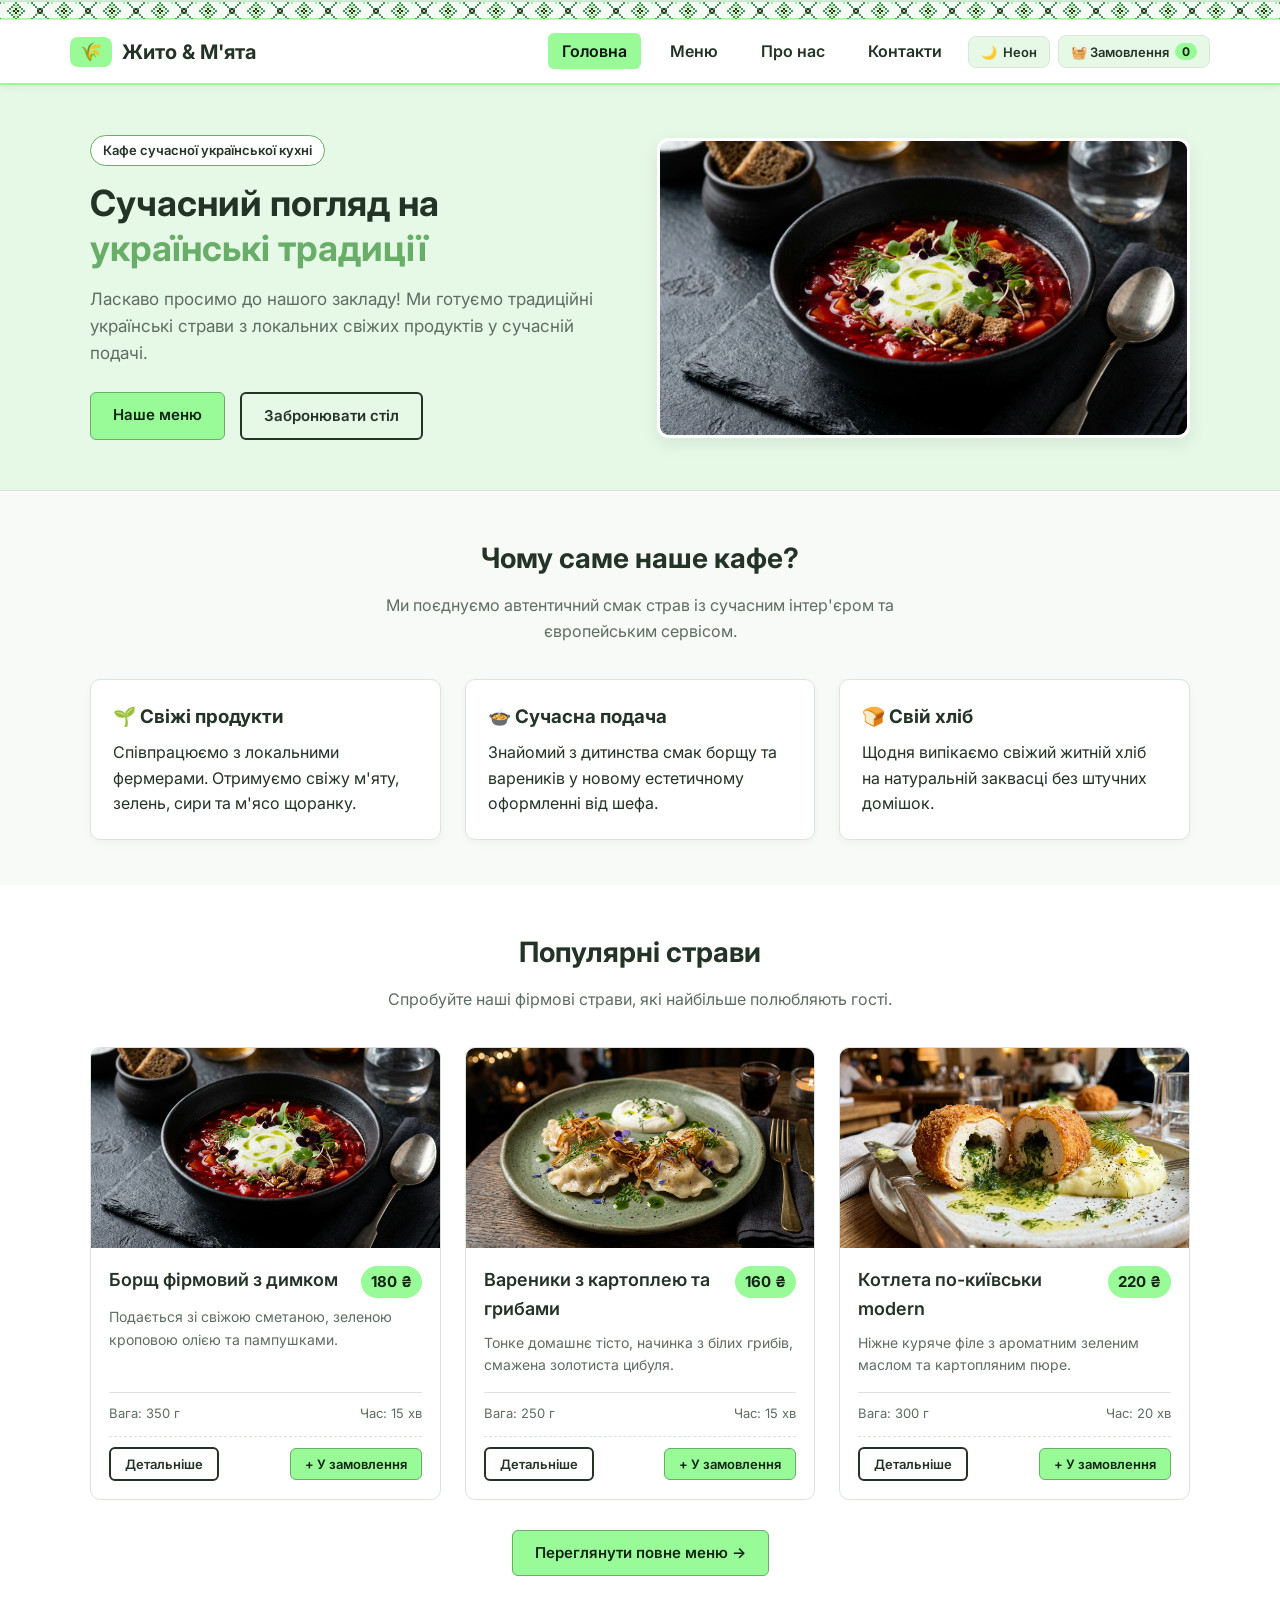
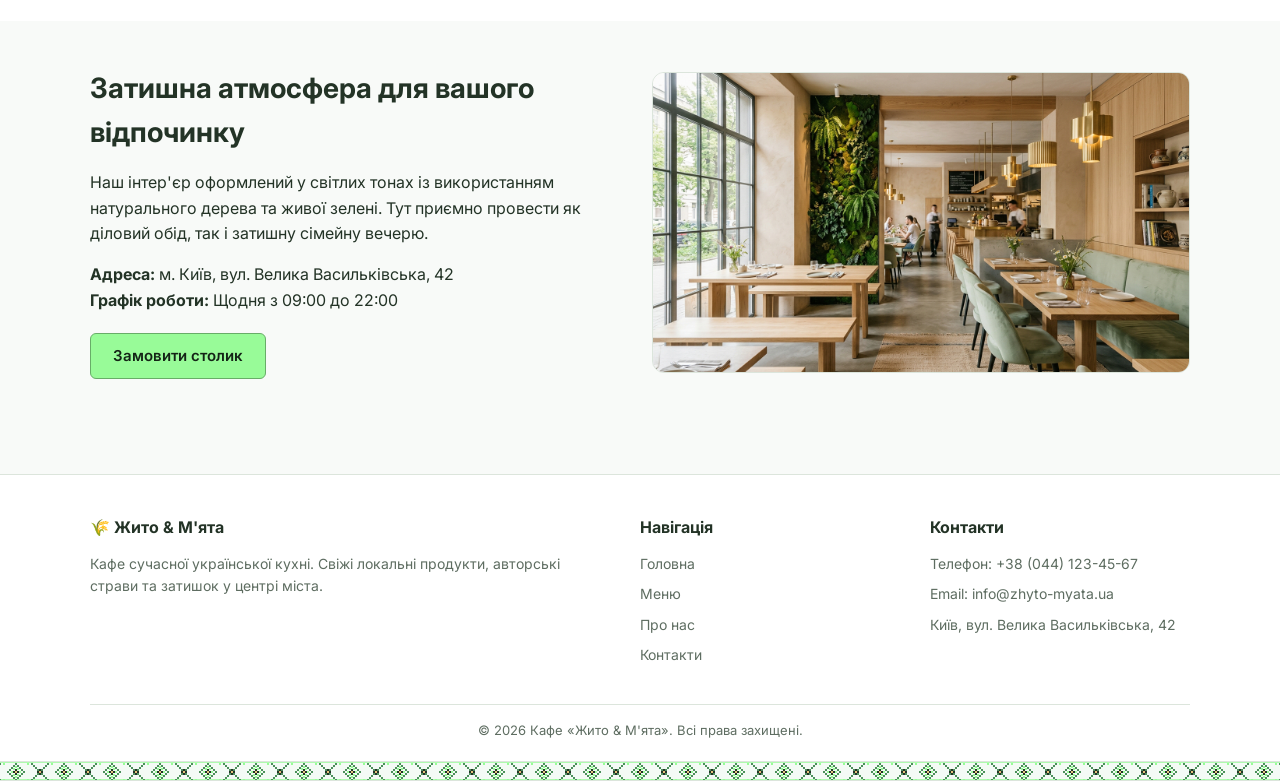
<file: index.html>
<!DOCTYPE html>
<html lang="uk">

<head>
  <meta charset="UTF-8">
  <meta name="viewport" content="width=device-width, initial-scale=1.0">
  <title>Жито &amp; М'ята | Кафе сучасної української кухні</title>
  <!-- Шрифт Inter відповідно до макету Figma -->
  <link rel="preconnect" href="https://fonts.googleapis.com">
  <link rel="preconnect" href="https://fonts.gstatic.com" crossorigin>
  <link href="https://fonts.googleapis.com/css2?family=Inter:wght@400;500;600;700&display=swap" rel="stylesheet">
  <!-- Підключення модульних стилів проєкту -->
  <link rel="stylesheet" href="css/variables.css">
  <link rel="stylesheet" href="css/grid.css">
  <link rel="stylesheet" href="css/style.css">
  <link rel="stylesheet" href="css/responsive.css">
</head>

<body>

  <!-- Декоративний узор вишиванки зверху -->
  <div class="vyshyvanka-pattern" aria-hidden="true"></div>

  <!-- Шапка сайту -->
  <header class="header">
    <div class="container header-inner">
      <a href="index.html" class="logo">
        <span class="logo-badge">🌾</span>
        <span>Жито &amp; М'ята</span>
      </a>
      <div class="header-actions">
        <nav aria-label="Головна навігація">
          <ul class="nav-list">
            <li><a href="index.html" class="nav-link active">Головна</a></li>
            <li><a href="menu.html" class="nav-link">Меню</a></li>
            <li><a href="about.html" class="nav-link">Про нас</a></li>
            <li><a href="contacts.html" class="nav-link">Контакти</a></li>
          </ul>
        </nav>
        <div class="header-tools">
          <button type="button" class="tool-btn" id="themeToggleBtn" title="Перемкнути тему (Світла / Темна неонова)">
            <span id="themeIcon">🌙</span>
            <span id="themeLabel">Тема</span>
          </button>
          <button type="button" class="tool-btn" id="cartOpenBtn" title="Ваше передзамовлення страв">
            <span>🧺 Замовлення</span>
            <span class="cart-badge" id="cartCountBadge">0</span>
          </button>
        </div>
      </div>
    </div>
  </header>

  <!-- Головний банер (Hero) -->
  <section class="hero">
    <div class="container hero-inner">
      <div class="hero-text">
        <span class="hero-tag">Кафе сучасної української кухні</span>
        <h1 class="hero-title">Сучасний погляд на <span>українські традиції</span></h1>
        <p class="hero-desc">
          Ласкаво просимо до нашого закладу! Ми готуємо традиційні українські страви з локальних свіжих продуктів у
          сучасній подачі.
        </p>
        <div class="hero-buttons">
          <a href="menu.html" class="btn btn-primary">Наше меню</a>
          <a href="contacts.html" class="btn btn-outline">Забронювати стіл</a>
        </div>
      </div>
      <div class="hero-image">
        <img src="assets/images/borscht.jpg" alt="Український борщ у сучасній подачі">
      </div>
    </div>
  </section>

  <!-- Секція переваг (Flex / Grid) -->
  <section class="section">
    <div class="container">
      <h2 class="section-title">Чому саме наше кафе?</h2>
      <p class="section-subtitle">Ми поєднуємо автентичний смак страв із сучасним інтер'єром та європейським сервісом.
      </p>

      <div class="grid-3">
        <div class="card">
          <h3>🌱 Свіжі продукти</h3>
          <p>Співпрацюємо з локальними фермерами. Отримуємо свіжу м'яту, зелень, сири та м'ясо щоранку.</p>
        </div>
        <div class="card">
          <h3>🍲 Сучасна подача</h3>
          <p>Знайомий з дитинства смак борщу та вареників у новому естетичному оформленні від шефа.</p>
        </div>
        <div class="card">
          <h3>🍞 Свій хліб</h3>
          <p>Щодня випікаємо свіжий житній хліб на натуральній заквасці без штучних домішок.</p>
        </div>
      </div>
    </div>
  </section>

  <!-- Секція популярних страв -->
  <section class="section section-alt">
    <div class="container">
      <h2 class="section-title">Популярні страви</h2>
      <p class="section-subtitle">Спробуйте наші фірмові страви, які найбільше полюбляють гості.</p>

      <div class="grid-3">
        <!-- Страва 1 -->
        <div class="dish-card" data-dish-id="borscht-smoke" data-title="Борщ фірмовий з димком" data-price="180"
          data-weight="350 г" data-time="15 хв" data-img="assets/images/borscht.jpg"
          data-desc="Подається зі свіжою сметаною, зеленою кроповою олією та пампушками.">
          <div class="dish-image-wrap">
            <img src="assets/images/borscht.jpg" alt="Фірмовий борщ">
          </div>
          <div class="dish-content">
            <div class="dish-header">
              <h3 class="dish-title">Борщ фірмовий з димком</h3>
              <span class="dish-price">180 ₴</span>
            </div>
            <p class="dish-desc">Подається зі свіжою сметаною, зеленою кроповою олією та пампушками.</p>
            <div class="dish-meta">
              <span>Вага: 350 г</span>
              <span>Час: 15 хв</span>
            </div>
            <div class="dish-actions">
              <button type="button" class="btn btn-outline btn-sm js-dish-details">Детальніше</button>
              <button type="button" class="btn btn-primary btn-sm js-add-cart">+ У замовлення</button>
            </div>
          </div>
        </div>

        <!-- Страва 2 -->
        <div class="dish-card" data-dish-id="varenyky-mushrooms" data-title="Вареники з картоплею та грибами"
          data-price="160" data-weight="250 г" data-time="15 хв" data-img="assets/images/varenyky.jpg"
          data-desc="Тонке домашнє тісто, начинка з білих грибів, смажена золотиста цибуля.">
          <div class="dish-image-wrap">
            <img src="assets/images/varenyky.jpg" alt="Вареники">
          </div>
          <div class="dish-content">
            <div class="dish-header">
              <h3 class="dish-title">Вареники з картоплею та грибами</h3>
              <span class="dish-price">160 ₴</span>
            </div>
            <p class="dish-desc">Тонке домашнє тісто, начинка з білих грибів, смажена золотиста цибуля.</p>
            <div class="dish-meta">
              <span>Вага: 250 г</span>
              <span>Час: 15 хв</span>
            </div>
            <div class="dish-actions">
              <button type="button" class="btn btn-outline btn-sm js-dish-details">Детальніше</button>
              <button type="button" class="btn btn-primary btn-sm js-add-cart">+ У замовлення</button>
            </div>
          </div>
        </div>

        <!-- Страва 3 -->
        <div class="dish-card" data-dish-id="kyiv-modern" data-title="Котлета по-київськи modern" data-price="220"
          data-weight="300 г" data-time="20 хв" data-img="assets/images/chicken_kyiv.jpg"
          data-desc="Ніжне куряче філе з ароматним зеленим маслом та картопляним пюре.">
          <div class="dish-image-wrap">
            <img src="assets/images/chicken_kyiv.jpg" alt="Котлета по-київськи">
          </div>
          <div class="dish-content">
            <div class="dish-header">
              <h3 class="dish-title">Котлета по-київськи modern</h3>
              <span class="dish-price">220 ₴</span>
            </div>
            <p class="dish-desc">Ніжне куряче філе з ароматним зеленим маслом та картопляним пюре.</p>
            <div class="dish-meta">
              <span>Вага: 300 г</span>
              <span>Час: 20 хв</span>
            </div>
            <div class="dish-actions">
              <button type="button" class="btn btn-outline btn-sm js-dish-details">Детальніше</button>
              <button type="button" class="btn btn-primary btn-sm js-add-cart">+ У замовлення</button>
            </div>
          </div>
        </div>
      </div>

      <div style="text-align: center; margin-top: 30px;">
        <a href="menu.html" class="btn btn-primary">Переглянути повне меню →</a>
      </div>
    </div>
  </section>

  <!-- Секція атмосфери -->
  <section class="section">
    <div class="container">
      <div class="grid-2" style="align-items: center;">
        <div>
          <h2 style="font-size: 28px; margin-bottom: 15px;">Затишна атмосфера для вашого відпочинку</h2>
          <p style="margin-bottom: 15px;">
            Наш інтер'єр оформлений у світлих тонах із використанням натурального дерева та живої зелені. Тут приємно
            провести як діловий обід, так і затишну сімейну вечерю.
          </p>
          <p>
            <strong>Адреса:</strong> м. Київ, вул. Велика Васильківська, 42<br>
            <strong>Графік роботи:</strong> Щодня з 09:00 до 22:00
          </p>
          <div style="margin-top: 20px;">
            <a href="contacts.html" class="btn btn-primary">Замовити столик</a>
          </div>
        </div>
        <div class="photo-frame">
          <img src="assets/images/interior.jpg" alt="Інтер'єр кафе">
        </div>
      </div>

    </div>
  </section>

  <!-- Підвал -->
  <footer class="footer">
    <div class="container">
      <div class="footer-inner">
        <div class="footer-col">
          <h4>🌾 Жито &amp; М'ята</h4>
          <p style="font-size: 14px; color: var(--color-text-muted);">
            Кафе сучасної української кухні. Свіжі локальні продукти, авторські страви та затишок у центрі міста.
          </p>
        </div>
        <div class="footer-col">
          <h4>Навігація</h4>
          <ul>
            <li><a href="index.html">Головна</a></li>
            <li><a href="menu.html">Меню</a></li>
            <li><a href="about.html">Про нас</a></li>
            <li><a href="contacts.html">Контакти</a></li>
          </ul>
        </div>
        <div class="footer-col">
          <h4>Контакти</h4>
          <ul>
            <li>Телефон: +38 (044) 123-45-67</li>
            <li>Email: info@zhyto-myata.ua</li>
            <li>Київ, вул. Велика Васильківська, 42</li>
          </ul>
        </div>
      </div>
      <div class="footer-bottom">
        <p>© 2026 Кафе «Жито &amp; М'ята». Всі права захищені.</p>
      </div>
    </div>
  </footer>

  <!-- Декоративний узор вишиванки знизу -->
  <div class="vyshyvanka-pattern" aria-hidden="true"></div>

  <!-- Підключення основного скрипту JS (Етап 2) -->
  <script src="js/main.js"></script>
</body>

</html>
</file>
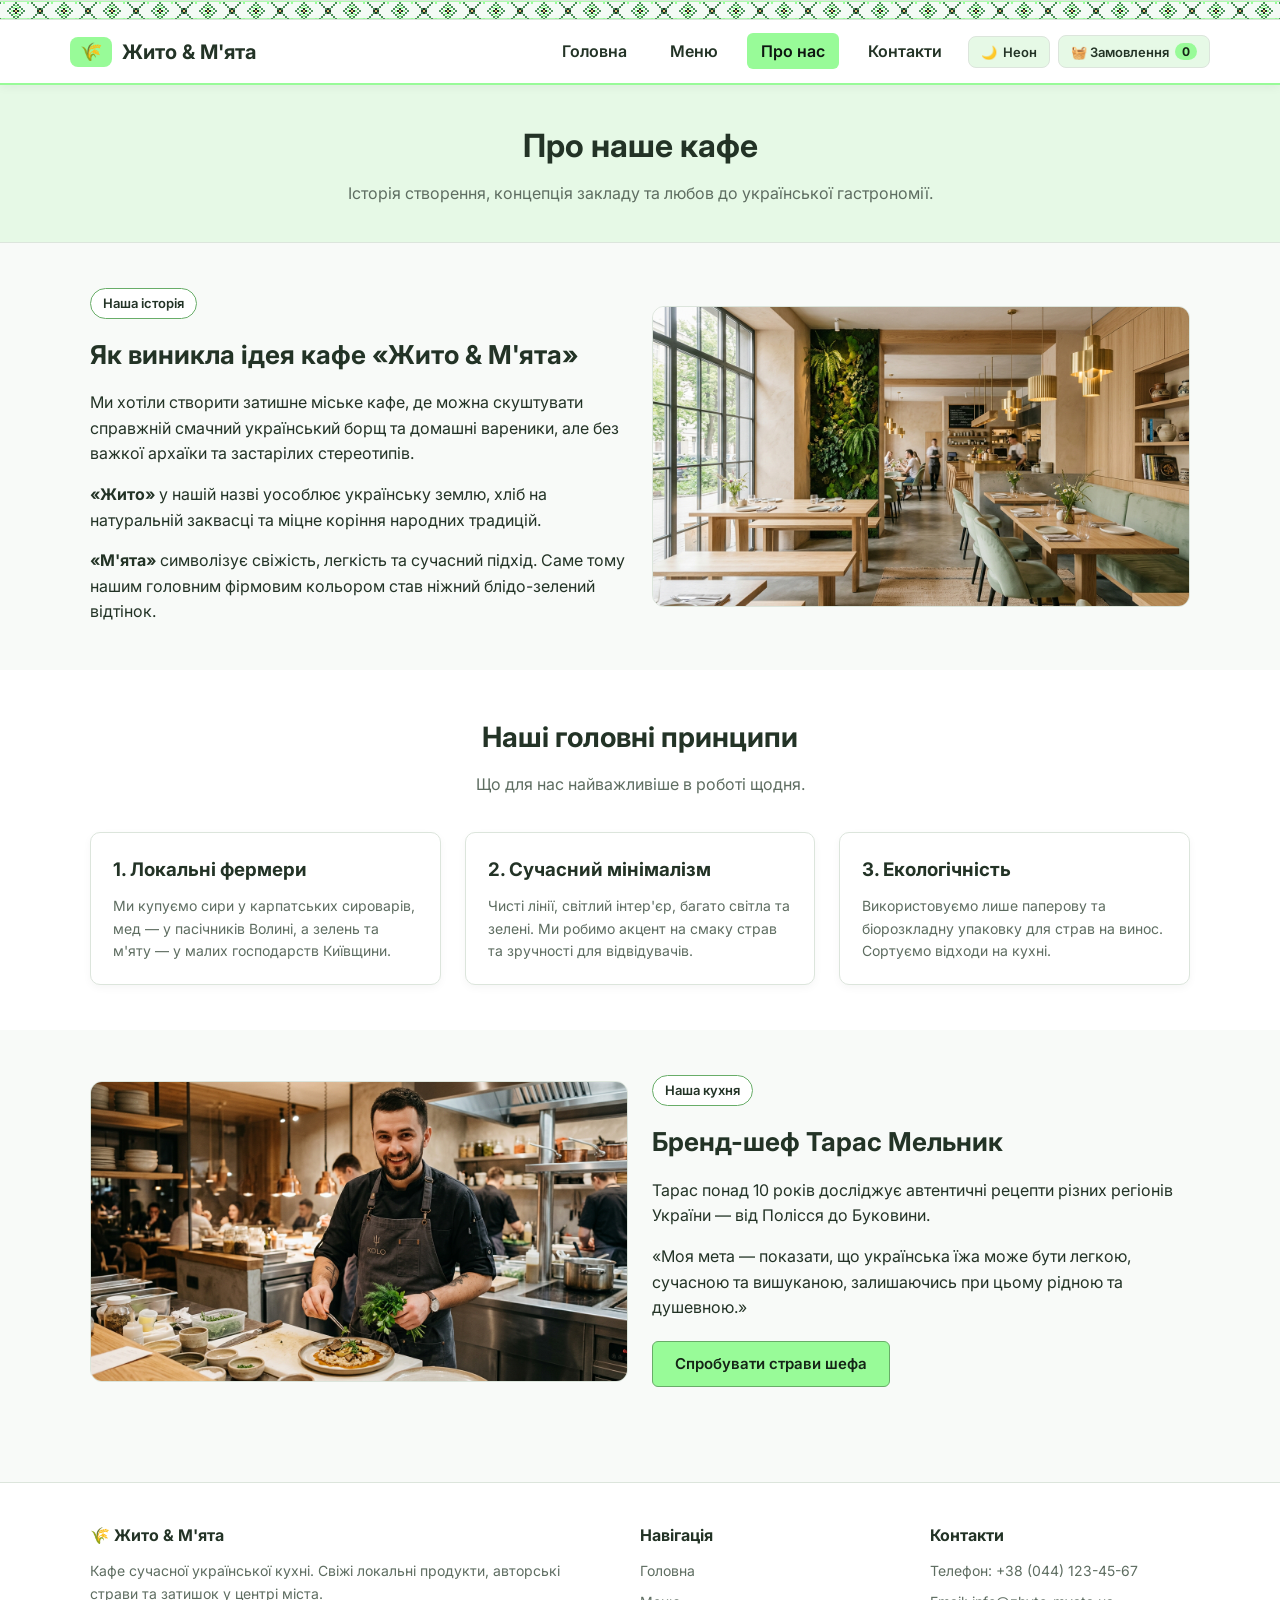
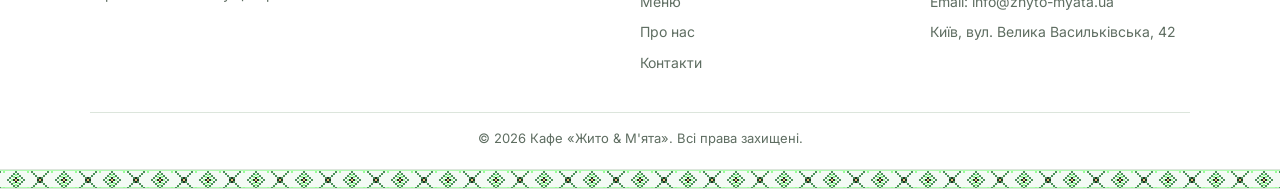
<file: about.html>
<!DOCTYPE html>
<html lang="uk">

<head>
  <meta charset="UTF-8">
  <meta name="viewport" content="width=device-width, initial-scale=1.0">
  <title>Про нас | Кафе «Жито &amp; М'ята»</title>
  <!-- Шрифт Inter відповідно до макету Figma -->
  <link rel="preconnect" href="https://fonts.googleapis.com">
  <link rel="preconnect" href="https://fonts.gstatic.com" crossorigin>
  <link href="https://fonts.googleapis.com/css2?family=Inter:wght@400;500;600;700&display=swap" rel="stylesheet">
  <!-- Підключення модульних стилів проєкту -->
  <link rel="stylesheet" href="css/variables.css">
  <link rel="stylesheet" href="css/grid.css">
  <link rel="stylesheet" href="css/style.css">
  <link rel="stylesheet" href="css/responsive.css">
</head>

<body>

  <!-- Декоративний узор вишиванки зверху -->
  <div class="vyshyvanka-pattern" aria-hidden="true"></div>

  <!-- Шапка сайту -->
  <header class="header">
    <div class="container header-inner">
      <a href="index.html" class="logo">
        <span class="logo-badge">🌾</span>
        <span>Жито &amp; М'ята</span>
      </a>
      <div class="header-actions">
        <nav aria-label="Головна навігація">
          <ul class="nav-list">
            <li><a href="index.html" class="nav-link">Головна</a></li>
            <li><a href="menu.html" class="nav-link">Меню</a></li>
            <li><a href="about.html" class="nav-link active">Про нас</a></li>
            <li><a href="contacts.html" class="nav-link">Контакти</a></li>
          </ul>
        </nav>
        <div class="header-tools">
          <button type="button" class="tool-btn" id="themeToggleBtn" title="Перемкнути тему (Світла / Темна неонова)">
            <span id="themeIcon">🌙</span>
            <span id="themeLabel">Тема</span>
          </button>
          <button type="button" class="tool-btn" id="cartOpenBtn" title="Ваше передзамовлення страв">
            <span>🧺 Замовлення</span>
            <span class="cart-badge" id="cartCountBadge">0</span>
          </button>
        </div>
      </div>
    </div>
  </header>

  <!-- Заголовок сторінки -->
  <section class="section section-banner">
    <div class="container" style="text-align: center;">
      <h1 style="font-size: 32px; margin-bottom: 10px;">Про наше кафе</h1>
      <p style="color: var(--color-text-muted);">
        Історія створення, концепція закладу та любов до української гастрономії.
      </p>
    </div>
  </section>

  <!-- Історія та концепція -->
  <section class="section">
    <div class="container">
      <div class="grid-2" style="align-items: center;">
        <div>
          <span class="hero-tag">Наша історія</span>
          <h2 style="font-size: 26px; margin-bottom: 15px;">Як виникла ідея кафе «Жито &amp; М'ята»</h2>
          <p style="margin-bottom: 15px;">
            Ми хотіли створити затишне міське кафе, де можна скуштувати справжній смачний український борщ та домашні
            вареники, але без важкої архаїки та застарілих стереотипів.
          </p>
          <p style="margin-bottom: 15px;">
            <strong>«Жито»</strong> у нашій назві уособлює українську землю, хліб на натуральній заквасці та міцне
            коріння народних традицій.
          </p>
          <p>
            <strong>«М'ята»</strong> символізує свіжість, легкість та сучасний підхід. Саме тому нашим головним фірмовим
            кольором став ніжний блідо-зелений відтінок.
          </p>
        </div>
        <div class="photo-frame">
          <img src="assets/images/interior.jpg" alt="Інтер'єр ресторану">
        </div>
      </div>
    </div>
  </section>

  <!-- Цінності закладу -->
  <section class="section section-alt">
    <div class="container">
      <h2 class="section-title">Наші головні принципи</h2>
      <p class="section-subtitle">Що для нас найважливіше в роботі щодня.</p>

      <div class="grid-3">
        <div class="card">
          <h3 style="margin-bottom: 10px;">1. Локальні фермери</h3>
          <p style="font-size: 14px; color: var(--color-text-muted);">
            Ми купуємо сири у карпатських сироварів, мед — у пасічників Волині, а зелень та м'яту — у малих господарств
            Київщини.
          </p>
        </div>
        <div class="card">
          <h3 style="margin-bottom: 10px;">2. Сучасний мінімалізм</h3>
          <p style="font-size: 14px; color: var(--color-text-muted);">
            Чисті лінії, світлий інтер'єр, багато світла та зелені. Ми робимо акцент на смаку страв та зручності для
            відвідувачів.
          </p>
        </div>
        <div class="card">
          <h3 style="margin-bottom: 10px;">3. Екологічність</h3>
          <p style="font-size: 14px; color: var(--color-text-muted);">
            Використовуємо лише паперову та біорозкладну упаковку для страв на винос. Сортуємо відходи на кухні.
          </p>
        </div>
      </div>
    </div>
  </section>

  <!-- Команда шеф-кухаря -->
  <section class="section">
    <div class="container">
      <div class="grid-2" style="align-items: center;">
        <div class="photo-frame">
          <img src="assets/images/chef.jpg" alt="Шеф-кухар кафе">
        </div>
        <div>
          <span class="hero-tag">Наша кухня</span>
          <h2 style="font-size: 26px; margin-bottom: 15px;">Бренд-шеф Тарас Мельник</h2>
          <p style="margin-bottom: 15px;">
            Тарас понад 10 років досліджує автентичні рецепти різних регіонів України — від Полісся до Буковини.
          </p>
          <p style="margin-bottom: 15px;">
            «Моя мета — показати, що українська їжа може бути легкою, сучасною та вишуканою, залишаючись при цьому
            рідною та душевною.»
          </p>
          <div style="margin-top: 20px;">
            <a href="menu.html" class="btn btn-primary">Спробувати страви шефа</a>
          </div>
        </div>
      </div>
    </div>
  </section>

  <!-- Підвал -->
  <footer class="footer">
    <div class="container">
      <div class="footer-inner">
        <div class="footer-col">
          <h4>🌾 Жито &amp; М'ята</h4>
          <p style="font-size: 14px; color: var(--color-text-muted);">
            Кафе сучасної української кухні. Свіжі локальні продукти, авторські страви та затишок у центрі міста.
          </p>
        </div>
        <div class="footer-col">
          <h4>Навігація</h4>
          <ul>
            <li><a href="index.html">Головна</a></li>
            <li><a href="menu.html">Меню</a></li>
            <li><a href="about.html">Про нас</a></li>
            <li><a href="contacts.html">Контакти</a></li>
          </ul>
        </div>
        <div class="footer-col">
          <h4>Контакти</h4>
          <ul>
            <li>Телефон: +38 (044) 123-45-67</li>
            <li>Email: info@zhyto-myata.ua</li>
            <li>Київ, вул. Велика Васильківська, 42</li>
          </ul>
        </div>
      </div>
      <div class="footer-bottom">
        <p>© 2026 Кафе «Жито &amp; М'ята». Всі права захищені.</p>
      </div>
    </div>
  </footer>

  <!-- Декоративний узор вишиванки знизу -->
  <div class="vyshyvanka-pattern" aria-hidden="true"></div>

  <!-- Підключення основного скрипту JS (Етап 2) -->
  <script src="js/main.js"></script>
</body>

</html>
</file>
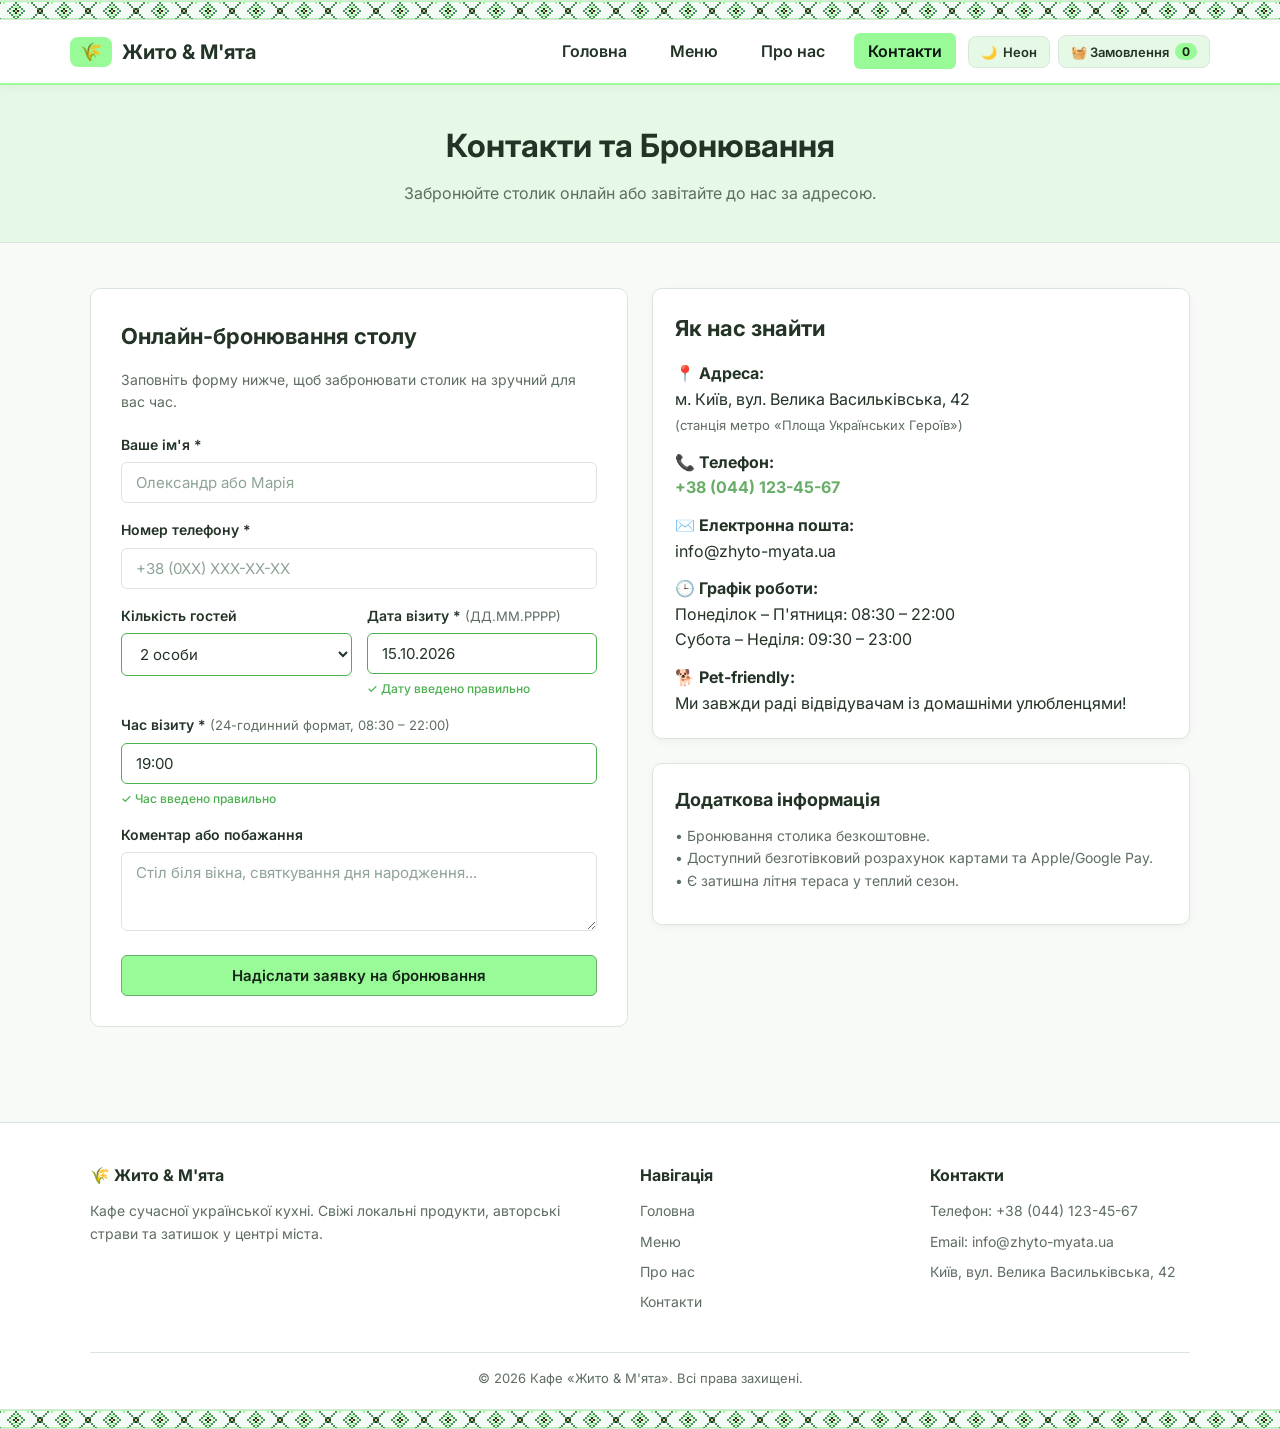
<file: contacts.html>
<!DOCTYPE html>
<html lang="uk">

<head>
  <meta charset="UTF-8">
  <meta name="viewport" content="width=device-width, initial-scale=1.0">
  <title>Контакти та Бронювання | Кафе «Жито &amp; М'ята»</title>
  <!-- Шрифт Inter відповідно до макету Figma -->
  <link rel="preconnect" href="https://fonts.googleapis.com">
  <link rel="preconnect" href="https://fonts.gstatic.com" crossorigin>
  <link href="https://fonts.googleapis.com/css2?family=Inter:wght@400;500;600;700&display=swap" rel="stylesheet">
  <!-- Підключення модульних стилів проєкту -->
  <link rel="stylesheet" href="css/variables.css">
  <link rel="stylesheet" href="css/grid.css">
  <link rel="stylesheet" href="css/style.css">
  <link rel="stylesheet" href="css/responsive.css">
</head>

<body>

  <!-- Декоративний узор вишиванки зверху -->
  <div class="vyshyvanka-pattern" aria-hidden="true"></div>

  <!-- Шапка сайту -->
  <header class="header">
    <div class="container header-inner">
      <a href="index.html" class="logo">
        <span class="logo-badge">🌾</span>
        <span>Жито &amp; М'ята</span>
      </a>
      <div class="header-actions">
        <nav aria-label="Головна навігація">
          <ul class="nav-list">
            <li><a href="index.html" class="nav-link">Головна</a></li>
            <li><a href="menu.html" class="nav-link">Меню</a></li>
            <li><a href="about.html" class="nav-link">Про нас</a></li>
            <li><a href="contacts.html" class="nav-link active">Контакти</a></li>
          </ul>
        </nav>
        <div class="header-tools">
          <button type="button" class="tool-btn" id="themeToggleBtn" title="Перемкнути тему (Світла / Темна неонова)">
            <span id="themeIcon">🌙</span>
            <span id="themeLabel">Тема</span>
          </button>
          <button type="button" class="tool-btn" id="cartOpenBtn" title="Ваше передзамовлення страв">
            <span>🧺 Замовлення</span>
            <span class="cart-badge" id="cartCountBadge">0</span>
          </button>
        </div>
      </div>
    </div>
  </header>

  <!-- Заголовок сторінки -->
  <section class="section section-banner">
    <div class="container" style="text-align: center;">
      <h1 style="font-size: 32px; margin-bottom: 10px;">Контакти та Бронювання</h1>
      <p style="color: var(--color-text-muted);">
        Забронюйте столик онлайн або завітайте до нас за адресою.
      </p>
    </div>
  </section>

  <!-- Секція форми та контактів -->
  <section class="section">
    <div class="container">
      <div class="grid-2">

        <!-- Форма бронювання столика -->
        <div class="form-box">
          <h2 style="font-size: 22px; margin-bottom: 15px;">Онлайн-бронювання столу</h2>
          <p style="font-size: 14px; color: var(--color-text-muted); margin-bottom: 20px;">
            Заповніть форму нижче, щоб забронювати столик на зручний для вас час.
          </p>

          <form id="bookingForm" action="#" method="post" novalidate>
            <div class="form-group">
              <label class="form-label" for="clientName">Ваше ім'я *</label>
              <input type="text" id="clientName" name="name" class="form-control" placeholder="Олександр або Марія"
                required minlength="2" maxlength="40" pattern="^[A-Za-zА-Яа-яІіЇїЄєҐґ'\s\-]{2,}$"
                title="Ім'я повинно містити щонайменше 2 літери">
              <span class="validation-msg error">✕ Введіть щонайменше 2 літери (тільки букви)</span>
              <span class="validation-msg success">✓ Ім'я введено правильно</span>
            </div>

            <div class="form-group">
              <label class="form-label" for="clientPhone">Номер телефону *</label>
              <input type="tel" id="clientPhone" name="phone" class="form-control" placeholder="+38 (0XX) XXX-XX-XX"
                required pattern="^\+?[0-9\s\-\(\)]{10,18}$"
                title="Введіть дійсний номер телефону (наприклад: +380501234567)">
              <span class="validation-msg error">✕ Введіть номер телефону (від 10 цифр)</span>
              <span class="validation-msg success">✓ Номер телефону введено правильно</span>
            </div>

            <div class="grid-2" style="gap: 15px;">
              <div class="form-group">
                <label class="form-label" for="guestsCount">Кількість гостей</label>
                <select id="guestsCount" name="guests" class="form-control" required>
                  <option value="1 особа">1 особа</option>
                  <option value="2 особи" selected>2 особи</option>
                  <option value="3-4 особи">3-4 особи</option>
                  <option value="5 і більше осіб">5 і більше осіб</option>
                </select>
              </div>

              <div class="form-group">
                <label class="form-label" for="bookDate">Дата візиту * <span
                    style="font-weight: normal; color: var(--color-text-muted); font-size: 13px;">(ДД.ММ.РРРР)</span></label>
                <input type="text" id="bookDate" name="date" class="form-control" placeholder="15.10.2026"
                  value="15.10.2026" pattern="^(0[1-9]|[12][0-9]|3[01])\.(0[1-9]|1[0-2])\.(202[6-9])$"
                  title="Європейський формат: ДД.ММ.РРРР (наприклад: 15.10.2026)" required>
                <span class="validation-msg error">✕ Формат дати: ДД.ММ.РРРР (наприклад: 15.10.2026)</span>
                <span class="validation-msg success">✓ Дату введено правильно</span>
              </div>
            </div>

            <div class="form-group">
              <label class="form-label" for="bookTime">Час візиту * <span
                  style="font-weight: normal; color: var(--color-text-muted); font-size: 13px;">(24-годинний формат,
                  08:30 – 22:00)</span></label>
              <input type="text" id="bookTime" name="time" class="form-control" placeholder="19:00" value="19:00"
                list="europeanTimeList" pattern="^([0-1]?[0-9]|2[0-2]):[0-5][0-9]$"
                title="Європейський 24-годинний формат: ГГ:ХХ (наприклад: 14:30 або 19:00)" required>
              <datalist id="europeanTimeList">
                <option value="08:30">08:30 (Сніданок)</option>
                <option value="09:00">09:00</option>
                <option value="09:30">09:30</option>
                <option value="10:00">10:00</option>
                <option value="10:30">10:30</option>
                <option value="11:00">11:00</option>
                <option value="11:30">11:30</option>
                <option value="12:00">12:00 (Обід)</option>
                <option value="12:30">12:30</option>
                <option value="13:00">13:00</option>
                <option value="13:30">13:30</option>
                <option value="14:00">14:00</option>
                <option value="14:30">14:30</option>
                <option value="15:00">15:00</option>
                <option value="15:30">15:30</option>
                <option value="16:00">16:00</option>
                <option value="16:30">16:30</option>
                <option value="17:00">17:00 (Вечеря)</option>
                <option value="17:30">17:30</option>
                <option value="18:00">18:00</option>
                <option value="18:30">18:30</option>
                <option value="19:00">19:00</option>
                <option value="19:30">19:30</option>
                <option value="20:00">20:00</option>
                <option value="20:30">20:30</option>
                <option value="21:00">21:00</option>
                <option value="21:30">21:30 (Останнє замовлення)</option>
              </datalist>
              <span class="validation-msg error">✕ Формат часу: ГГ:ХХ від 08:30 до 22:00 (наприклад: 14:30)</span>
              <span class="validation-msg success">✓ Час введено правильно</span>
            </div>

            <div class="form-group">
              <label class="form-label" for="clientNotes">Коментар або побажання</label>
              <textarea id="clientNotes" name="notes" class="form-control" rows="3"
                placeholder="Стіл біля вікна, святкування дня народження..."></textarea>
            </div>

            <button type="submit" class="btn btn-primary" style="width: 100%;">
              Надіслати заявку на бронювання
            </button>
          </form>
        </div>

        <!-- Контактні дані та адреса -->
        <div>
          <div class="card" style="margin-bottom: 24px;">
            <h2 style="font-size: 22px; margin-bottom: 15px;">Як нас знайти</h2>

            <p style="margin-bottom: 12px;">
              <strong>📍 Адреса:</strong><br>
              м. Київ, вул. Велика Васильківська, 42<br>
              <span style="font-size: 13px; color: var(--color-text-muted);">(станція метро «Площа Українських
                Героїв»)</span>
            </p>

            <p style="margin-bottom: 12px;">
              <strong>📞 Телефон:</strong><br>
              <a href="tel:+380441234567" style="color: var(--color-primary-dark); font-weight: bold;">+38 (044)
                123-45-67</a>
            </p>

            <p style="margin-bottom: 12px;">
              <strong>✉️ Електронна пошта:</strong><br>
              info@zhyto-myata.ua
            </p>

            <p style="margin-bottom: 12px;">
              <strong>🕒 Графік роботи:</strong><br>
              Понеділок – П'ятниця: 08:30 – 22:00<br>
              Субота – Неділя: 09:30 – 23:00
            </p>

            <p>
              <strong>🐕 Pet-friendly:</strong><br>
              Ми завжди раді відвідувачам із домашніми улюбленцями!
            </p>
          </div>

          <div class="card" style="margin-bottom: 24px;">
            <h3 style="font-size: 18px; margin-bottom: 10px;">Додаткова інформація</h3>
            <p style="font-size: 14px; color: var(--color-text-muted); margin-bottom: 10px;">
              • Бронювання столика безкоштовне.<br>
              • Доступний безготівковий розрахунок картами та Apple/Google Pay.<br>
              • Є затишна літня тераса у теплий сезон.
            </p>
          </div>

          <!-- Блок збережених бронювань користувача (Динамічний DOM) -->
          <div class="card" id="myBookingsCard" style="display: none;">
            <div style="display: flex; justify-content: space-between; align-items: center; margin-bottom: 8px;">
              <h3 style="font-size: 18px; margin-bottom: 0;">📋 Ваші активні бронювання</h3>
              <button type="button" class="booking-cancel-btn" id="clearAllBookingsBtn">Очистити всі</button>
            </div>
            <div class="bookings-list" id="bookingsList"></div>
          </div>
        </div>

      </div>
    </div>
  </section>

  <!-- Підвал -->
  <footer class="footer">
    <div class="container">
      <div class="footer-inner">
        <div class="footer-col">
          <h4>🌾 Жито &amp; М'ята</h4>
          <p style="font-size: 14px; color: var(--color-text-muted);">
            Кафе сучасної української кухні. Свіжі локальні продукти, авторські страви та затишок у центрі міста.
          </p>
        </div>
        <div class="footer-col">
          <h4>Навігація</h4>
          <ul>
            <li><a href="index.html">Головна</a></li>
            <li><a href="menu.html">Меню</a></li>
            <li><a href="about.html">Про нас</a></li>
            <li><a href="contacts.html">Контакти</a></li>
          </ul>
        </div>
        <div class="footer-col">
          <h4>Контакти</h4>
          <ul>
            <li>Телефон: +38 (044) 123-45-67</li>
            <li>Email: info@zhyto-myata.ua</li>
            <li>Київ, вул. Велика Васильківська, 42</li>
          </ul>
        </div>
      </div>
      <div class="footer-bottom">
        <p>© 2026 Кафе «Жито &amp; М'ята». Всі права захищені.</p>
      </div>
    </div>
  </footer>

  <!-- Декоративний узор вишиванки знизу -->
  <div class="vyshyvanka-pattern" aria-hidden="true"></div>

  <!-- Підключення основного скрипту JS (Етап 2) -->
  <script src="js/main.js"></script>
</body>

</html>
</file>
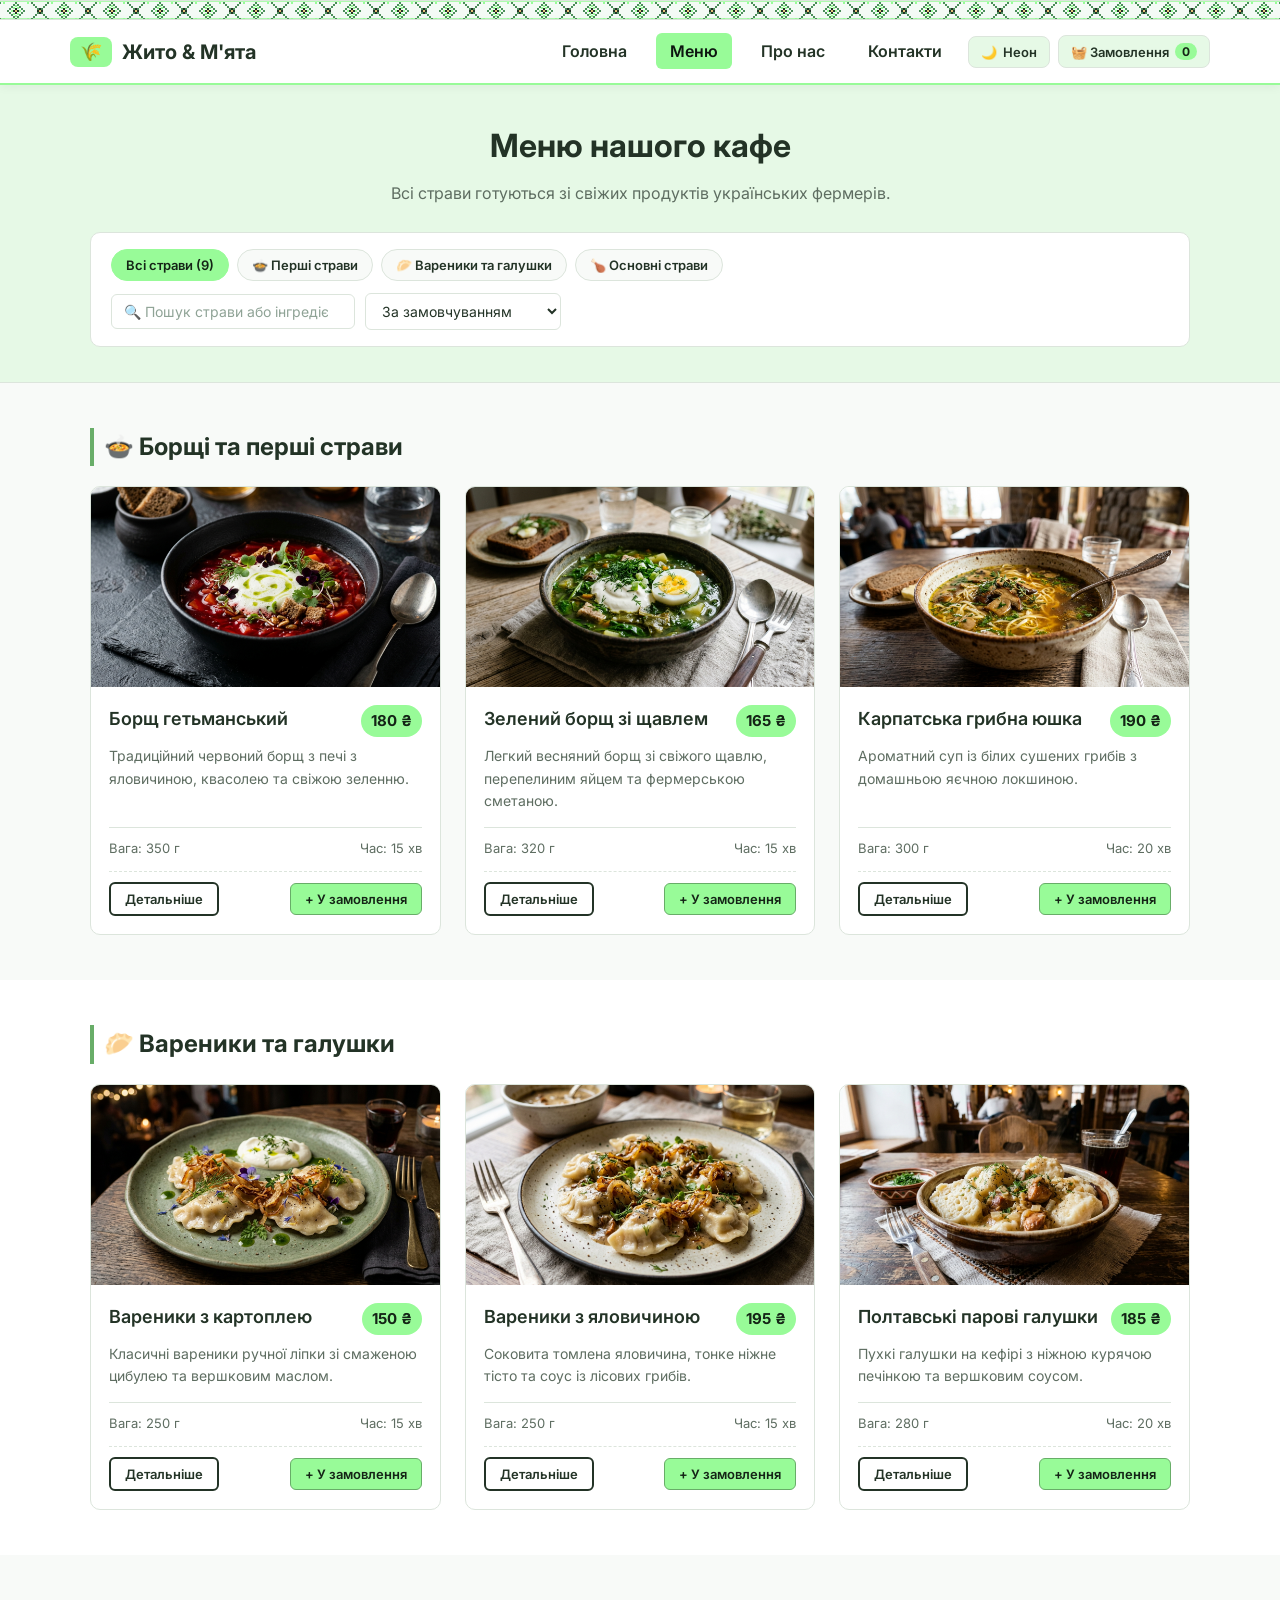
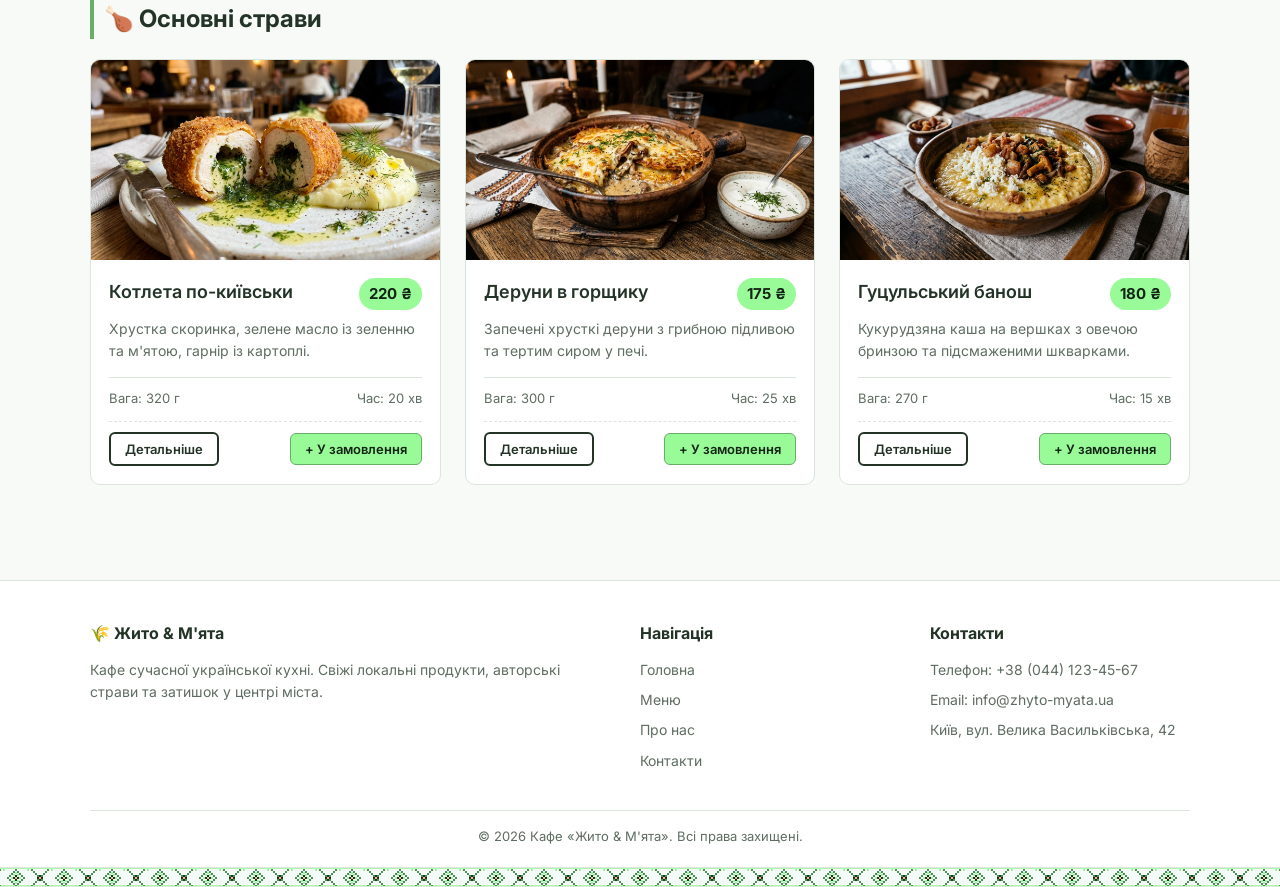
<file: menu.html>
<!DOCTYPE html>
<html lang="uk">

<head>
  <meta charset="UTF-8">
  <meta name="viewport" content="width=device-width, initial-scale=1.0">
  <title>Меню | Кафе «Жито &amp; М'ята»</title>
  <!-- Шрифт Inter відповідно до макету Figma -->
  <link rel="preconnect" href="https://fonts.googleapis.com">
  <link rel="preconnect" href="https://fonts.gstatic.com" crossorigin>
  <link href="https://fonts.googleapis.com/css2?family=Inter:wght@400;500;600;700&display=swap" rel="stylesheet">
  <!-- Підключення модульних стилів проєкту -->
  <link rel="stylesheet" href="css/variables.css">
  <link rel="stylesheet" href="css/grid.css">
  <link rel="stylesheet" href="css/style.css">
  <link rel="stylesheet" href="css/responsive.css">
</head>

<body>

  <!-- Декоративний узор вишиванки зверху -->
  <div class="vyshyvanka-pattern" aria-hidden="true"></div>

  <!-- Шапка сайту -->
  <header class="header">
    <div class="container header-inner">
      <a href="index.html" class="logo">
        <span class="logo-badge">🌾</span>
        <span>Жито &amp; М'ята</span>
      </a>
      <div class="header-actions">
        <nav aria-label="Головна навігація">
          <ul class="nav-list">
            <li><a href="index.html" class="nav-link">Головна</a></li>
            <li><a href="menu.html" class="nav-link active">Меню</a></li>
            <li><a href="about.html" class="nav-link">Про нас</a></li>
            <li><a href="contacts.html" class="nav-link">Контакти</a></li>
          </ul>
        </nav>
        <div class="header-tools">
          <button type="button" class="tool-btn" id="themeToggleBtn" title="Перемкнути тему (Світла / Темна неонова)">
            <span id="themeIcon">🌙</span>
            <span id="themeLabel">Тема</span>
          </button>
          <button type="button" class="tool-btn" id="cartOpenBtn" title="Ваше передзамовлення страв">
            <span>🧺 Замовлення</span>
            <span class="cart-badge" id="cartCountBadge">0</span>
          </button>
        </div>
      </div>
    </div>
  </header>

  <!-- Заголовок сторінки + Панель фільтрації, пошуку та сортування (JS DOM) -->
  <section class="section section-banner">
    <div class="container" style="text-align: center;">
      <h1 style="font-size: 32px; margin-bottom: 10px;">Меню нашого кафе</h1>
      <p style="color: var(--color-text-muted);">
        Всі страви готуються зі свіжих продуктів українських фермерів.
      </p>

      <!-- Інтерактивний блок фільтрів та пошуку -->
      <div class="menu-controls" style="text-align: left;">
        <div class="filter-tabs" role="tablist" aria-label="Категорії страв">
          <button type="button" class="filter-btn active" data-filter="all">Всі страви (9)</button>
          <button type="button" class="filter-btn" data-filter="soups">🍲 Перші страви</button>
          <button type="button" class="filter-btn" data-filter="dumplings">🥟 Вареники та галушки</button>
          <button type="button" class="filter-btn" data-filter="mains">🍗 Основні страви</button>
        </div>
        <div class="search-sort-group">
          <input type="search" id="menuSearchInput" class="menu-search-input" placeholder="🔍 Пошук страви або інгредієнта...">
          <select id="menuSortSelect" class="menu-sort-select" aria-label="Сортування страв">
            <option value="default">За замовчуванням</option>
            <option value="price-asc">Ціна: від дешевших ↑</option>
            <option value="price-desc">Ціна: від дорожчих ↓</option>
            <option value="weight-desc">За вагою порції ↓</option>
          </select>
        </div>
      </div>
    </div>
  </section>

  <!-- Повідомлення якщо нічого не знайдено -->
  <div class="container">
    <div id="menuEmptyState" class="menu-empty-state">
      <h3 style="margin-bottom: 8px;">Страв за вашим запитом не знайдено 😔</h3>
      <p style="color: var(--color-text-muted); margin-bottom: 14px;">Спробуйте змінити пошуковий запит або скинути фільтри.</p>
      <button type="button" class="btn btn-primary btn-sm" id="resetMenuFiltersBtn">Показати всі страви</button>
    </div>
  </div>

  <!-- Категорія 1: Перші страви -->
  <section class="section menu-category-section" data-category="soups">
    <div class="container">
      <h2 class="category-heading">
        🍲 Борщі та перші страви
      </h2>

      <div class="grid-3 menu-grid">
        <!-- Страва 1 -->
        <div class="dish-card" data-dish-id="borscht-hetman" data-category="soups" data-title="Борщ гетьманський"
          data-price="180" data-weight="350 г" data-weight-num="350" data-time="15 хв"
          data-img="assets/images/borscht.jpg"
          data-desc="Традиційний червоний борщ з печі з яловичиною, квасолею та свіжою зеленню.">
          <div class="dish-image-wrap">
            <img src="assets/images/borscht.jpg" alt="Борщ гетьманський">
          </div>
          <div class="dish-content">
            <div class="dish-header">
              <h3 class="dish-title">Борщ гетьманський</h3>
              <span class="dish-price">180 ₴</span>
            </div>
            <p class="dish-desc">Традиційний червоний борщ з печі з яловичиною, квасолею та свіжою зеленню.</p>
            <div class="dish-meta">
              <span>Вага: 350 г</span>
              <span>Час: 15 хв</span>
            </div>
            <div class="dish-actions">
              <button type="button" class="btn btn-outline btn-sm js-dish-details">Детальніше</button>
              <button type="button" class="btn btn-primary btn-sm js-add-cart">+ У замовлення</button>
            </div>
          </div>
        </div>

        <!-- Страва 2 -->
        <div class="dish-card" data-dish-id="green-borscht" data-category="soups" data-title="Зелений борщ зі щавлем"
          data-price="165" data-weight="320 г" data-weight-num="320" data-time="15 хв"
          data-img="assets/images/green_borscht.jpg"
          data-desc="Легкий весняний борщ зі свіжого щавлю, перепелиним яйцем та фермерською сметаною.">
          <div class="dish-image-wrap">
            <img src="assets/images/green_borscht.jpg" alt="Зелений борщ зі щавлем">
          </div>
          <div class="dish-content">
            <div class="dish-header">
              <h3 class="dish-title">Зелений борщ зі щавлем</h3>
              <span class="dish-price">165 ₴</span>
            </div>
            <p class="dish-desc">Легкий весняний борщ зі свіжого щавлю, перепелиним яйцем та фермерською сметаною.</p>
            <div class="dish-meta">
              <span>Вага: 320 г</span>
              <span>Час: 15 хв</span>
            </div>
            <div class="dish-actions">
              <button type="button" class="btn btn-outline btn-sm js-dish-details">Детальніше</button>
              <button type="button" class="btn btn-primary btn-sm js-add-cart">+ У замовлення</button>
            </div>
          </div>
        </div>

        <!-- Страва 3 -->
        <div class="dish-card" data-dish-id="mushroom-soup" data-category="soups" data-title="Карпатська грибна юшка"
          data-price="190" data-weight="300 г" data-weight-num="300" data-time="20 хв"
          data-img="assets/images/mushroom_soup.jpg"
          data-desc="Ароматний суп із білих сушених грибів з домашньою яєчною локшиною.">
          <div class="dish-image-wrap">
            <img src="assets/images/mushroom_soup.jpg" alt="Карпатська грибна юшка">
          </div>
          <div class="dish-content">
            <div class="dish-header">
              <h3 class="dish-title">Карпатська грибна юшка</h3>
              <span class="dish-price">190 ₴</span>
            </div>
            <p class="dish-desc">Ароматний суп із білих сушених грибів з домашньою яєчною локшиною.</p>
            <div class="dish-meta">
              <span>Вага: 300 г</span>
              <span>Час: 20 хв</span>
            </div>
            <div class="dish-actions">
              <button type="button" class="btn btn-outline btn-sm js-dish-details">Детальніше</button>
              <button type="button" class="btn btn-primary btn-sm js-add-cart">+ У замовлення</button>
            </div>
          </div>
        </div>
      </div>
    </div>
  </section>

  <!-- Категорія 2: Вареники та галушки -->
  <section class="section section-alt menu-category-section" data-category="dumplings">
    <div class="container">
      <h2 class="category-heading">
        🥟 Вареники та галушки
      </h2>

      <div class="grid-3 menu-grid">
        <!-- Страва 4 -->
        <div class="dish-card" data-dish-id="varenyky-potato" data-category="dumplings"
          data-title="Вареники з картоплею" data-price="150" data-weight="250 г" data-weight-num="250" data-time="15 хв"
          data-img="assets/images/varenyky.jpg"
          data-desc="Класичні вареники ручної ліпки зі смаженою цибулею та вершковим маслом.">
          <div class="dish-image-wrap">
            <img src="assets/images/varenyky.jpg" alt="Вареники з картоплею">
          </div>
          <div class="dish-content">
            <div class="dish-header">
              <h3 class="dish-title">Вареники з картоплею</h3>
              <span class="dish-price">150 ₴</span>
            </div>
            <p class="dish-desc">Класичні вареники ручної ліпки зі смаженою цибулею та вершковим маслом.</p>
            <div class="dish-meta">
              <span>Вага: 250 г</span>
              <span>Час: 15 хв</span>
            </div>
            <div class="dish-actions">
              <button type="button" class="btn btn-outline btn-sm js-dish-details">Детальніше</button>
              <button type="button" class="btn btn-primary btn-sm js-add-cart">+ У замовлення</button>
            </div>
          </div>
        </div>

        <!-- Страва 5 -->
        <div class="dish-card" data-dish-id="varenyky-meat" data-category="dumplings"
          data-title="Вареники з яловичиною" data-price="195" data-weight="250 г" data-weight-num="250"
          data-time="15 хв" data-img="assets/images/varenyky_meat.jpg"
          data-desc="Соковита томлена яловичина, тонке ніжне тісто та соус із лісових грибів.">
          <div class="dish-image-wrap">
            <img src="assets/images/varenyky_meat.jpg" alt="Вареники з яловичиною">
          </div>
          <div class="dish-content">
            <div class="dish-header">
              <h3 class="dish-title">Вареники з яловичиною</h3>
              <span class="dish-price">195 ₴</span>
            </div>
            <p class="dish-desc">Соковита томлена яловичина, тонке ніжне тісто та соус із лісових грибів.</p>
            <div class="dish-meta">
              <span>Вага: 250 г</span>
              <span>Час: 15 хв</span>
            </div>
            <div class="dish-actions">
              <button type="button" class="btn btn-outline btn-sm js-dish-details">Детальніше</button>
              <button type="button" class="btn btn-primary btn-sm js-add-cart">+ У замовлення</button>
            </div>
          </div>
        </div>

        <!-- Страва 6 -->
        <div class="dish-card" data-dish-id="halushky" data-category="dumplings"
          data-title="Полтавські парові галушки" data-price="185" data-weight="280 г" data-weight-num="280"
          data-time="20 хв" data-img="assets/images/halushky.jpg"
          data-desc="Пухкі галушки на кефірі з ніжною курячою печінкою та вершковим соусом.">
          <div class="dish-image-wrap">
            <img src="assets/images/halushky.jpg" alt="Полтавські парові галушки">
          </div>
          <div class="dish-content">
            <div class="dish-header">
              <h3 class="dish-title">Полтавські парові галушки</h3>
              <span class="dish-price">185 ₴</span>
            </div>
            <p class="dish-desc">Пухкі галушки на кефірі з ніжною курячою печінкою та вершковим соусом.</p>
            <div class="dish-meta">
              <span>Вага: 280 г</span>
              <span>Час: 20 хв</span>
            </div>
            <div class="dish-actions">
              <button type="button" class="btn btn-outline btn-sm js-dish-details">Детальніше</button>
              <button type="button" class="btn btn-primary btn-sm js-add-cart">+ У замовлення</button>
            </div>
          </div>
        </div>
      </div>
    </div>
  </section>

  <!-- Категорія 3: Основні страви -->
  <section class="section menu-category-section" data-category="mains">
    <div class="container">
      <h2 class="category-heading">
        🍗 Основні страви
      </h2>

      <div class="grid-3 menu-grid">
        <!-- Страва 7 -->
        <div class="dish-card" data-dish-id="chicken-kyiv" data-category="mains" data-title="Котлета по-київськи"
          data-price="220" data-weight="320 г" data-weight-num="320" data-time="20 хв"
          data-img="assets/images/chicken_kyiv.jpg"
          data-desc="Хрустка скоринка, зелене масло із зеленню та м'ятою, гарнір із картоплі.">
          <div class="dish-image-wrap">
            <img src="assets/images/chicken_kyiv.jpg" alt="Котлета по-київськи">
          </div>
          <div class="dish-content">
            <div class="dish-header">
              <h3 class="dish-title">Котлета по-київськи</h3>
              <span class="dish-price">220 ₴</span>
            </div>
            <p class="dish-desc">Хрустка скоринка, зелене масло із зеленню та м'ятою, гарнір із картоплі.</p>
            <div class="dish-meta">
              <span>Вага: 320 г</span>
              <span>Час: 20 хв</span>
            </div>
            <div class="dish-actions">
              <button type="button" class="btn btn-outline btn-sm js-dish-details">Детальніше</button>
              <button type="button" class="btn btn-primary btn-sm js-add-cart">+ У замовлення</button>
            </div>
          </div>
        </div>

        <!-- Страва 8 -->
        <div class="dish-card" data-dish-id="deruny-pot" data-category="mains" data-title="Деруни в горщику"
          data-price="175" data-weight="300 г" data-weight-num="300" data-time="25 хв"
          data-img="assets/images/deruny.jpg"
          data-desc="Запечені хрусткі деруни з грибною підливою та тертим сиром у печі.">
          <div class="dish-image-wrap">
            <img src="assets/images/deruny.jpg" alt="Деруни в горщику">
          </div>
          <div class="dish-content">
            <div class="dish-header">
              <h3 class="dish-title">Деруни в горщику</h3>
              <span class="dish-price">175 ₴</span>
            </div>
            <p class="dish-desc">Запечені хрусткі деруни з грибною підливою та тертим сиром у печі.</p>
            <div class="dish-meta">
              <span>Вага: 300 г</span>
              <span>Час: 25 хв</span>
            </div>
            <div class="dish-actions">
              <button type="button" class="btn btn-outline btn-sm js-dish-details">Детальніше</button>
              <button type="button" class="btn btn-primary btn-sm js-add-cart">+ У замовлення</button>
            </div>
          </div>
        </div>

        <!-- Страва 9 -->
        <div class="dish-card" data-dish-id="banosh" data-category="mains" data-title="Гуцульський банош"
          data-price="180" data-weight="270 г" data-weight-num="270" data-time="15 хв"
          data-img="assets/images/banosh.jpg"
          data-desc="Кукурудзяна каша на вершках з овечою бринзою та підсмаженими шкварками.">
          <div class="dish-image-wrap">
            <img src="assets/images/banosh.jpg" alt="Гуцульський банош">
          </div>
          <div class="dish-content">
            <div class="dish-header">
              <h3 class="dish-title">Гуцульський банош</h3>
              <span class="dish-price">180 ₴</span>
            </div>
            <p class="dish-desc">Кукурудзяна каша на вершках з овечою бринзою та підсмаженими шкварками.</p>
            <div class="dish-meta">
              <span>Вага: 270 г</span>
              <span>Час: 15 хв</span>
            </div>
            <div class="dish-actions">
              <button type="button" class="btn btn-outline btn-sm js-dish-details">Детальніше</button>
              <button type="button" class="btn btn-primary btn-sm js-add-cart">+ У замовлення</button>
            </div>
          </div>
        </div>
      </div>
    </div>
  </section>

  <!-- Підвал -->
  <footer class="footer">
    <div class="container">
      <div class="footer-inner">
        <div class="footer-col">
          <h4>🌾 Жито &amp; М'ята</h4>
          <p style="font-size: 14px; color: var(--color-text-muted);">
            Кафе сучасної української кухні. Свіжі локальні продукти, авторські страви та затишок у центрі міста.
          </p>
        </div>
        <div class="footer-col">
          <h4>Навігація</h4>
          <ul>
            <li><a href="index.html">Головна</a></li>
            <li><a href="menu.html">Меню</a></li>
            <li><a href="about.html">Про нас</a></li>
            <li><a href="contacts.html">Контакти</a></li>
          </ul>
        </div>
        <div class="footer-col">
          <h4>Контакти</h4>
          <ul>
            <li>Телефон: +38 (044) 123-45-67</li>
            <li>Email: info@zhyto-myata.ua</li>
            <li>Київ, вул. Велика Васильківська, 42</li>
          </ul>
        </div>
      </div>
      <div class="footer-bottom">
        <p>© 2026 Кафе «Жито &amp; М'ята». Всі права захищені.</p>
      </div>
    </div>
  </footer>

  <!-- Декоративний узор вишиванки знизу -->
  <div class="vyshyvanka-pattern" aria-hidden="true"></div>

  <!-- Підключення основного скрипту JS (Етап 2) -->
  <script src="js/main.js"></script>
</body>

</html>
</file>
<file: css/variables.css>
/* ==========================================================================
   1. CSS ЗМІННІ (Колірна палітра за варіантом №26, Зауваження №9 та шрифти)
   ========================================================================== */

:root {
  /* Головний колір за варіантом №26 (Desktop & Tablet — Light Mode) */
  --color-primary: #98FB98;          /* Блідо-зелений з сірим підтоном */
  --color-primary-dark: #68ad68;     /* Темніший відтінок для наведення та акцентів */
  --color-primary-light: #e6f9e6;    /* Світлий відтінок для фонів Hero/банерів */
  --color-accent: #98FB98;           /* Акцентний колір кнопок та цінників */
  --color-accent-hover: #68ad68;     /* Акцент при наведенні */
  --color-accent-text: #142416;      /* Текст на акцентних кнопках і плашках */
  --color-hero-span: #68ad68;        /* Колір виділення у заголовку Hero */
  --color-tag-border: #68ad68;       /* Обводка тегів (hero-tag) */
  --color-cat-border: #68ad68;       /* Ліва лінія заголовків категорій меню */

  /* Основні кольори інтерфейсу (Light Mode) */
  --color-text: #233326;             /* Темний колір основного тексту */
  --color-text-muted: #5e6d61;       /* Другорядний сіро-зелений текст */
  --color-bg: #f8faf8;               /* Світлий сучасний фон сторінки */
  --color-bg-alt: #ffffff;           /* Альтернативний фон секцій */
  --color-surface: #ffffff;          /* Фон карток, шапки, форм та підвалу */
  --color-white: #ffffff;            /* Чистий білий */
  --color-border: #dce5dc;           /* Колір рамок та розділювачів */
  --color-input-bg: #ffffff;         /* Фон полів вводу */
  --color-input-border: #dce5dc;     /* Рамка полів вводу */
  --color-placeholder: #8fa396;      /* Колір підказок у полях вводу */
  --color-hero-img-border: #ffffff;  /* Рамка головного фото */

  /* Шрифти (відповідно до макету Figma) */
  --font-family: 'Inter', 'Segoe UI', Tahoma, Geneva, Verdana, sans-serif;
}

/* ==========================================================================
   ТЕМНА НЕОНОВО-ЛАЙМОВА ТЕМА (Зауваження до дизайну №9 — Компромісний рефакторинг)
   Застосовується автоматично на Mobile (<= 767px) у responsive.css
   або при ручному перемиканні теми [data-theme="dark"]
   ========================================================================== */
[data-theme="dark"] {
  --color-primary: #98FB98;          /* Збережено фірмовий колір №26 у лого та меню */
  --color-primary-dark: #c6ff1a;     /* Неоново-лаймовий акцент замість темно-зеленого */
  --color-primary-light: #13241a;    /* Темний смарагдовий фон Hero-блоків */
  --color-accent: #c6ff1a;           /* Кислотно-лаймовий колір кнопок і цін (#C6FF1A з Figma) */
  --color-accent-hover: #d8ff5c;     /* Світліший неон при наведенні */
  --color-accent-text: #0d1510;      /* Контрастний темний текст на неонових кнопках */
  --color-hero-span: #c6ff1a;        /* Неоновий акцент у заголовку Hero */
  --color-tag-border: #c6ff1a;       /* Неонова рамка тегів */
  --color-cat-border: #c6ff1a;       /* Неонова лінія категорій меню */

  --color-text: #e9f5ec;             /* Світлий м'ятно-білий текст (#E9F5EC з Figma) */
  --color-text-muted: #a9bdb0;       /* Приглушений сіро-зелений текст (#A9BDB0 з Figma) */
  --color-bg: #0d1510;               /* Глибокий темний інверсований фон (#0D1510 з Figma) */
  --color-bg-alt: #101a14;           /* Альтернативний темний фон секцій (#101A14 з Figma) */
  --color-surface: #16221a;          /* Фон карток, шапки, форми та підвалу (#16221A з Figma) */
  --color-border: #2a3d2f;           /* Темно-зелена обводка карток (#2A3D2F з Figma) */
  --color-input-bg: #0d1510;         /* Темний фон полів форми (#0D1510 з Figma) */
  --color-input-border: #6b8872;     /* Контрастна рамка полів форми (#6B8872 з Figma) */
  --color-placeholder: #8fa396;      /* Колір placeholder (#8FA396 з Figma) */
  --color-hero-img-border: #16221a;  /* Рамка фото у Hero (#16221A з Figma) */
}

/* Примусова світла тема при ручному виборі на мобільному */
[data-theme="light"] {
  --color-primary: #98FB98;
  --color-primary-dark: #68ad68;
  --color-primary-light: #e6f9e6;
  --color-accent: #98FB98;
  --color-accent-hover: #68ad68;
  --color-accent-text: #142416;
  --color-hero-span: #68ad68;
  --color-tag-border: #68ad68;
  --color-cat-border: #68ad68;
  --color-text: #233326;
  --color-text-muted: #5e6d61;
  --color-bg: #f8faf8;
  --color-bg-alt: #ffffff;
  --color-surface: #ffffff;
  --color-white: #ffffff;
  --color-border: #dce5dc;
  --color-input-bg: #ffffff;
  --color-input-border: #dce5dc;
  --color-placeholder: #8fa396;
  --color-hero-img-border: #ffffff;
}
</file>
<file: css/grid.css>
/* ==========================================================================
   2. СІТКА ТА БАЗОВИЙ LAYOUT (Reset, Контейнери та CSS Grid)
   ========================================================================== */

/* Базове скидання стилів (Reset) */
* {
  box-sizing: border-box;
  margin: 0;
  padding: 0;
}

html {
  scroll-behavior: smooth;
  overflow-x: hidden;
}

body {
  font-family: var(--font-family);
  background-color: var(--color-bg);
  color: var(--color-text);
  line-height: 1.6;
  overflow-x: hidden;
  transition: background-color 0.25s ease, color 0.25s ease;
}

img {
  max-width: 100%;
  height: auto;
  display: block;
}

a {
  color: inherit;
  text-decoration: none;
}

/* Контейнер для центрування контенту */
.container {
  width: 100%;
  max-width: 1140px;
  margin: 0 auto;
  padding: 0 20px;
}

/* Базові секції та заголовки */
.section {
  padding: 45px 0;
  transition: background-color 0.25s ease;
}

.section-alt {
  background-color: var(--color-bg-alt);
}

.section-banner {
  background-color: var(--color-primary-light);
  border-bottom: 1px solid var(--color-border);
  padding: 35px 0;
}

.section-title {
  text-align: center;
  font-size: 28px;
  margin-bottom: 12px;
  color: var(--color-text);
}

.section-subtitle {
  text-align: center;
  color: var(--color-text-muted);
  max-width: 600px;
  margin: 0 auto 35px auto;
  font-size: 16px;
}

/* Модульні сітки CSS Grid */
.grid-2 {
  display: grid;
  grid-template-columns: repeat(2, 1fr);
  gap: 24px;
}

.grid-3 {
  display: grid;
  grid-template-columns: repeat(3, 1fr);
  gap: 24px;
}

.grid-4 {
  display: grid;
  grid-template-columns: repeat(4, 1fr);
  gap: 20px;
}
</file>
<file: css/style.css>
/* ==========================================================================
   3. ОСНОВНІ СТИЛІ ТА КОМПОНЕНТИ (Кафе «Жито & М'ята»)
   - Варіант: Реальність
   - Тематика №9: Сайт кафе з українською кухнею
   - Стилістика №16: Сучасний
   - Колір №26: Блідо-зелений з сірим підтоном #98FB98
   - Зауваження №9: Інверсована темна тема + неоново-кислотні акценти #C6FF1A
   ========================================================================== */

/* Декоративний узор вишиванки (зверху та знизу сторінок) */
.vyshyvanka-pattern {
  width: 100%;
  height: 20px;
  background-color: var(--color-white);
  background-image: url('../assets/images/vyshyvanka.svg');
  background-repeat: repeat-x;
  background-position: center;
  background-size: 48px 20px;
  border-top: 1px solid var(--color-border);
  border-bottom: 1px solid var(--color-border);
}

/* Шапка та навігація (Flexbox) */
.header {
  background-color: var(--color-surface);
  border-bottom: 2px solid var(--color-primary);
  box-shadow: 0 2px 10px rgba(0, 0, 0, 0.05);
  position: sticky;
  top: 0;
  z-index: 100;
  transition: background-color 0.25s ease, box-shadow 0.25s ease;
}

.header-inner {
  display: flex;
  justify-content: space-between;
  align-items: center;
  padding: 15px 0;
  gap: 15px;
}

.logo {
  display: flex;
  align-items: center;
  gap: 10px;
  font-size: 20px;
  font-weight: bold;
  color: var(--color-text);
}

.logo-badge {
  background-color: var(--color-primary);
  padding: 6px 10px;
  border-radius: 8px;
  font-size: 18px;
  line-height: 1;
}

.header-actions {
  display: flex;
  align-items: center;
  gap: 12px;
}

.nav-list {
  display: flex;
  list-style: none;
  gap: 15px;
  align-items: center;
}

.nav-link {
  font-weight: 600;
  padding: 8px 14px;
  border-radius: 6px;
  color: var(--color-text);
  transition: background-color 0.2s, color 0.2s;
}

.nav-link:hover {
  background-color: var(--color-primary-light);
  color: var(--color-primary-dark);
}

.nav-link.active {
  background-color: var(--color-primary);
  color: #0d1510;
}

/* Інтерактивні кнопки в шапці (Перемикач теми та Кошик) */
.header-tools {
  display: flex;
  align-items: center;
  gap: 8px;
}

.tool-btn {
  display: inline-flex;
  align-items: center;
  gap: 6px;
  background-color: var(--color-primary-light);
  color: var(--color-text);
  border: 1px solid var(--color-border);
  padding: 7px 12px;
  border-radius: 8px;
  font-family: inherit;
  font-size: 13px;
  font-weight: 600;
  cursor: pointer;
  transition: all 0.2s ease;
}

.tool-btn:hover {
  border-color: var(--color-accent);
  transform: translateY(-1px);
}

.cart-badge {
  background-color: var(--color-accent);
  color: var(--color-accent-text);
  font-size: 12px;
  font-weight: 700;
  padding: 1px 7px;
  border-radius: 12px;
  min-width: 20px;
  text-align: center;
}

/* Кнопки */
.btn {
  display: inline-block;
  padding: 10px 22px;
  border-radius: 6px;
  font-weight: 600;
  text-align: center;
  cursor: pointer;
  border: none;
  font-family: inherit;
  font-size: 15px;
  transition: all 0.2s ease;
}

.btn-primary {
  background-color: var(--color-accent);
  color: var(--color-accent-text);
  border: 1px solid var(--color-primary-dark);
}

.btn-primary:hover {
  background-color: var(--color-accent-hover);
  color: var(--color-accent-text);
  transform: translateY(-1px);
}

.btn-outline {
  background-color: transparent;
  border: 2px solid var(--color-text);
  color: var(--color-text);
}

.btn-outline:hover {
  background-color: var(--color-text);
  color: var(--color-surface);
}

.btn-sm {
  padding: 7px 14px;
  font-size: 13px;
}

/* Hero секція */
.hero {
  background-color: var(--color-primary-light);
  border-bottom: 1px solid var(--color-border);
  padding: 50px 0;
  transition: background-color 0.25s ease;
}

.hero-inner {
  display: flex;
  align-items: center;
  justify-content: space-between;
  gap: 40px;
}

.hero-text {
  flex: 1;
}

.hero-tag {
  display: inline-block;
  background-color: var(--color-surface);
  border: 1px solid var(--color-tag-border);
  padding: 4px 12px;
  border-radius: 20px;
  font-size: 13px;
  font-weight: 600;
  color: var(--color-text);
  margin-bottom: 15px;
}

.hero-title {
  font-size: 36px;
  line-height: 1.25;
  margin-bottom: 15px;
  color: var(--color-text);
}

.hero-title span {
  color: var(--color-hero-span);
}

.hero-desc {
  color: var(--color-text-muted);
  font-size: 17px;
  margin-bottom: 25px;
}

.hero-buttons {
  display: flex;
  gap: 15px;
}

.hero-image {
  flex: 1;
  border-radius: 12px;
  overflow: hidden;
  box-shadow: 0 6px 18px rgba(0, 0, 0, 0.08);
  border: 3px solid var(--color-hero-img-border);
}

/* Рамка для фото в контентних секціях */
.photo-frame {
  border-radius: 12px;
  overflow: hidden;
  border: 1px solid var(--color-border);
}

/* Заголовок категорій меню */
.category-heading {
  font-size: 24px;
  margin-bottom: 20px;
  border-left: 4px solid var(--color-cat-border);
  padding-left: 10px;
  color: var(--color-text);
}

/* Картки переваг та страв */
.card {
  background-color: var(--color-surface);
  border: 1px solid var(--color-border);
  border-radius: 10px;
  padding: 22px;
  box-shadow: 0 3px 8px rgba(0, 0, 0, 0.04);
  transition: transform 0.2s ease, border-color 0.2s ease, background-color 0.25s ease;
}

.card h3 {
  color: var(--color-text);
  margin-bottom: 8px;
}

.card p {
  color: var(--color-text);
}

.dish-card {
  background-color: var(--color-surface);
  border: 1px solid var(--color-border);
  border-radius: 10px;
  overflow: hidden;
  display: flex;
  flex-direction: column;
  transition: transform 0.22s ease, box-shadow 0.22s ease, border-color 0.22s ease, background-color 0.25s ease;
}

.dish-card:hover {
  transform: translateY(-3px);
  box-shadow: 0 8px 20px rgba(0, 0, 0, 0.12);
  border-color: var(--color-tag-border);
}

.dish-image-wrap {
  width: 100%;
  height: 200px;
  overflow: hidden;
  position: relative;
  cursor: pointer;
}

.dish-image-wrap img {
  width: 100%;
  height: 100%;
  object-fit: cover;
  transition: transform 0.35s ease;
}

.dish-card:hover .dish-image-wrap img {
  transform: scale(1.04);
}

.dish-content {
  padding: 18px;
  display: flex;
  flex-direction: column;
  flex-grow: 1;
}

.dish-header {
  display: flex;
  justify-content: space-between;
  align-items: flex-start;
  gap: 10px;
  margin-bottom: 8px;
}

.dish-title {
  font-size: 18px;
  font-weight: 600;
  color: var(--color-text);
}

.dish-price {
  background-color: var(--color-accent);
  padding: 4px 10px;
  border-radius: 20px;
  font-weight: bold;
  font-size: 15px;
  color: var(--color-accent-text);
  white-space: nowrap;
  flex-shrink: 0;
}

.dish-desc {
  font-size: 14px;
  color: var(--color-text-muted);
  margin-bottom: 15px;
  flex-grow: 1;
}

.dish-meta {
  display: flex;
  justify-content: space-between;
  align-items: center;
  font-size: 13px;
  color: var(--color-text-muted);
  border-top: 1px solid var(--color-border);
  padding-top: 10px;
}

.dish-actions {
  display: flex;
  justify-content: space-between;
  align-items: center;
  gap: 8px;
  margin-top: 12px;
  padding-top: 10px;
  border-top: 1px dashed var(--color-border);
}

/* Панель фільтрації, пошуку та сортування на сторінці Меню */
.menu-controls {
  background-color: var(--color-surface);
  border: 1px solid var(--color-border);
  border-radius: 10px;
  padding: 16px 20px;
  margin-top: 25px;
  display: flex;
  flex-wrap: wrap;
  gap: 12px;
  align-items: center;
  justify-content: space-between;
}

.filter-tabs {
  display: flex;
  flex-wrap: wrap;
  gap: 8px;
}

.filter-btn {
  padding: 7px 14px;
  border-radius: 20px;
  border: 1px solid var(--color-border);
  background-color: var(--color-bg);
  color: var(--color-text);
  font-family: inherit;
  font-size: 13px;
  font-weight: 600;
  cursor: pointer;
  transition: all 0.2s ease;
}

.filter-btn:hover {
  border-color: var(--color-accent);
}

.filter-btn.active {
  background-color: var(--color-accent);
  color: var(--color-accent-text);
  border-color: var(--color-accent);
}

.search-sort-group {
  display: flex;
  flex-wrap: wrap;
  gap: 10px;
  align-items: center;
}

.menu-search-input,
.menu-sort-select {
  padding: 8px 12px;
  border: 1px solid var(--color-input-border);
  border-radius: 6px;
  background-color: var(--color-input-bg);
  color: var(--color-text);
  font-family: inherit;
  font-size: 14px;
}

.menu-search-input::placeholder {
  color: var(--color-placeholder);
}

.menu-empty-state {
  display: none;
  text-align: center;
  padding: 40px 20px;
  background-color: var(--color-surface);
  border: 1px dashed var(--color-border);
  border-radius: 10px;
  margin: 20px 0;
}

/* Форми (Бронювання) */
.form-box {
  background-color: var(--color-surface);
  border: 1px solid var(--color-border);
  border-radius: 10px;
  padding: 30px;
}

.form-group {
  margin-bottom: 16px;
}

.form-label {
  display: block;
  font-weight: 600;
  font-size: 14px;
  margin-bottom: 6px;
  color: var(--color-text);
}

.form-control {
  width: 100%;
  padding: 10px 14px;
  border: 1px solid var(--color-input-border);
  border-radius: 6px;
  background-color: var(--color-input-bg);
  color: var(--color-text);
  font-family: inherit;
  font-size: 15px;
  transition: border-color 0.2s, box-shadow 0.2s, background-color 0.2s;
}

.form-control::placeholder {
  color: var(--color-placeholder);
}

.form-control:focus {
  outline: none;
  border-color: var(--color-primary-dark);
  box-shadow: 0 0 0 3px rgba(152, 251, 152, 0.25);
}

/* Перевірка форми під час вводу (Validation) */
.validation-msg {
  display: none;
  font-size: 12px;
  margin-top: 5px;
  font-weight: 500;
}

.validation-msg.error {
  color: #ef5350;
}

.validation-msg.success {
  color: #4caf50;
}

/* Підсвічування поля та підказок при введенні даних */
.form-control:not(:placeholder-shown):invalid,
.form-control.is-invalid {
  border-color: #ef5350;
}

.form-control:not(:placeholder-shown):invalid ~ .validation-msg.error,
.form-control.is-invalid ~ .validation-msg.error {
  display: block;
}

.form-control:not(:placeholder-shown):valid,
.form-control.is-valid {
  border-color: #4caf50;
}

.form-control:not(:placeholder-shown):valid ~ .validation-msg.success,
.form-control.is-valid ~ .validation-msg.success {
  display: block;
}

.form-control:focus:invalid {
  box-shadow: 0 0 0 3px rgba(239, 83, 80, 0.2);
}

.form-control:focus:valid {
  box-shadow: 0 0 0 3px rgba(76, 175, 80, 0.2);
}

/* Картка збережених бронювань (JS DOM) */
.bookings-list {
  display: flex;
  flex-direction: column;
  gap: 10px;
  margin-top: 12px;
}

.booking-item {
  background-color: var(--color-bg);
  border: 1px solid var(--color-border);
  border-left: 4px solid var(--color-accent);
  border-radius: 8px;
  padding: 12px 14px;
  font-size: 13px;
  display: flex;
  justify-content: space-between;
  align-items: center;
  gap: 10px;
}

.booking-cancel-btn {
  background: transparent;
  border: 1px solid #ef5350;
  color: #ef5350;
  border-radius: 6px;
  padding: 4px 8px;
  font-size: 12px;
  cursor: pointer;
}

.booking-cancel-btn:hover {
  background: #ef5350;
  color: #fff;
}

/* Модальні вікна (Кошик передзамовлення та Деталі страви) */
.modal-backdrop {
  position: fixed;
  inset: 0;
  background-color: rgba(10, 18, 12, 0.72);
  backdrop-filter: blur(3px);
  display: none;
  align-items: center;
  justify-content: center;
  z-index: 1000;
  padding: 20px;
}

.modal-backdrop.open {
  display: flex;
}

.modal-box {
  background-color: var(--color-surface);
  color: var(--color-text);
  border: 1px solid var(--color-border);
  border-radius: 12px;
  max-width: 520px;
  width: 100%;
  max-height: 90vh;
  overflow-y: auto;
  padding: 24px;
  box-shadow: 0 16px 40px rgba(0, 0, 0, 0.35);
  position: relative;
}

.modal-header {
  display: flex;
  justify-content: space-between;
  align-items: center;
  border-bottom: 1px solid var(--color-border);
  padding-bottom: 12px;
  margin-bottom: 16px;
}

.modal-close {
  background: transparent;
  border: 1px solid var(--color-border);
  color: var(--color-text);
  width: 32px;
  height: 32px;
  border-radius: 8px;
  font-size: 16px;
  cursor: pointer;
  display: inline-flex;
  align-items: center;
  justify-content: center;
}

.modal-close:hover {
  border-color: var(--color-accent);
}

.cart-item-row {
  display: flex;
  justify-content: space-between;
  align-items: center;
  padding: 10px 0;
  border-bottom: 1px solid var(--color-border);
  gap: 10px;
}

.cart-qty-controls {
  display: flex;
  align-items: center;
  gap: 8px;
}

.qty-btn {
  width: 26px;
  height: 26px;
  border-radius: 6px;
  border: 1px solid var(--color-border);
  background-color: var(--color-bg);
  color: var(--color-text);
  font-weight: bold;
  cursor: pointer;
}

.qty-btn:hover {
  border-color: var(--color-accent);
}

/* Toast-сповіщення */
.toast-container {
  position: fixed;
  bottom: 24px;
  right: 24px;
  z-index: 1100;
  display: flex;
  flex-direction: column;
  gap: 10px;
}

.toast {
  background-color: var(--color-surface);
  color: var(--color-text);
  border: 1px solid var(--color-accent);
  border-left: 5px solid var(--color-accent);
  padding: 12px 18px;
  border-radius: 8px;
  box-shadow: 0 8px 24px rgba(0, 0, 0, 0.22);
  font-size: 14px;
  font-weight: 500;
  animation: toastIn 0.25s ease forwards;
}

@keyframes toastIn {
  from {
    opacity: 0;
    transform: translateY(12px);
  }
  to {
    opacity: 1;
    transform: translateY(0);
  }
}

/* Кнопка Scroll to Top */
.scroll-top-btn {
  position: fixed;
  bottom: 24px;
  left: 24px;
  width: 42px;
  height: 42px;
  border-radius: 50%;
  background-color: var(--color-accent);
  color: var(--color-accent-text);
  border: 1px solid var(--color-border);
  font-size: 18px;
  font-weight: bold;
  cursor: pointer;
  display: none;
  align-items: center;
  justify-content: center;
  box-shadow: 0 4px 14px rgba(0, 0, 0, 0.2);
  z-index: 900;
  transition: transform 0.2s ease;
}

.scroll-top-btn.visible {
  display: inline-flex;
}

.scroll-top-btn:hover {
  transform: translateY(-3px);
}

/* Підвал (Footer) */
.footer {
  background-color: var(--color-surface);
  border-top: 1px solid var(--color-border);
  padding: 40px 0 20px 0;
  margin-top: 50px;
  transition: background-color 0.25s ease;
}

.footer-inner {
  display: grid;
  grid-template-columns: 2fr 1fr 1fr;
  gap: 30px;
  margin-bottom: 30px;
}

.footer-col h4 {
  margin-bottom: 12px;
  font-size: 16px;
  color: var(--color-text);
}

.footer-col ul {
  list-style: none;
}

.footer-col ul li {
  margin-bottom: 8px;
  font-size: 14px;
  color: var(--color-text-muted);
}

.footer-col ul li a:hover {
  color: var(--color-primary-dark);
}

.footer-bottom {
  text-align: center;
  border-top: 1px solid var(--color-border);
  padding-top: 15px;
  font-size: 13px;
  color: var(--color-text-muted);
}
</file>
<file: css/responsive.css>
/* ==========================================================================
   4. АДАПТИВНІСТЬ ДЛЯ 3 ТИПІВ ПРИСТРОЇВ (RESPONSIVE) + ЗАУВАЖЕННЯ №9
   - Комп'ютери (Desktop: > 992px) — Світла палітра #98FB98
   - Планшети (Tablet: 768px - 992px) — Світла палітра #98FB98
   - Мобільні телефони (Mobile: <= 767px) — Інверсований темний фон #0D1510
     та неоново-кислотні акценти #C6FF1A за замовчуванням (відповідно до Figma)
   ========================================================================== */

/* ПЛАНШЕТИ (TABLET: 768px - 992px) */
@media (max-width: 992px) {
  .hero-inner {
    flex-direction: column;
    text-align: center;
  }

  .hero-buttons {
    justify-content: center;
  }

  .grid-3 {
    grid-template-columns: repeat(2, 1fr);
  }

  .footer-inner {
    grid-template-columns: repeat(2, 1fr);
  }

  .menu-controls {
    flex-direction: column;
    align-items: stretch;
  }

  .search-sort-group {
    width: 100%;
  }

  .menu-search-input,
  .menu-sort-select {
    flex: 1;
  }
}

/* МОБІЛЬНІ ТЕЛЕФОНИ (MOBILE: <= 767px) */
@media (max-width: 767px) {
  /* Зауваження №9: Інверсований темний фон і неоново-лаймові акценти на Mobile
     (якщо користувач примусово не увімкнув світлу тему кнопкою) */
  :root:not([data-theme="light"]) {
    --color-primary: #98FB98;
    --color-primary-dark: #c6ff1a;
    --color-primary-light: #13241a;
    --color-accent: #c6ff1a;
    --color-accent-hover: #d8ff5c;
    --color-accent-text: #0d1510;
    --color-hero-span: #c6ff1a;
    --color-tag-border: #c6ff1a;
    --color-cat-border: #c6ff1a;

    --color-text: #e9f5ec;
    --color-text-muted: #a9bdb0;
    --color-bg: #0d1510;
    --color-bg-alt: #101a14;
    --color-surface: #16221a;
    --color-border: #2a3d2f;
    --color-input-bg: #0d1510;
    --color-input-border: #6b8872;
    --color-placeholder: #8fa396;
    --color-hero-img-border: #16221a;
  }

  .header {
    position: relative;
  }

  .header-inner {
    flex-direction: column;
    gap: 14px;
  }

  .header-actions {
    flex-direction: column;
    width: 100%;
    gap: 12px;
  }

  .nav-list {
    flex-direction: column;
    width: 100%;
    text-align: center;
    gap: 8px;
  }

  .nav-link {
    display: inline-block;
    min-width: 104px;
  }

  .header-tools {
    justify-content: center;
    width: 100%;
  }

  .hero-title {
    font-size: 26px;
  }

  .hero-buttons {
    flex-direction: column;
  }

  .hero-buttons .btn {
    width: 100%;
  }

  .grid-2,
  .grid-3,
  .grid-4 {
    grid-template-columns: 1fr;
  }

  .form-box {
    padding: 20px;
  }

  .search-sort-group {
    flex-direction: column;
    align-items: stretch;
  }

  .menu-search-input,
  .menu-sort-select {
    width: 100%;
  }

  .footer-inner {
    grid-template-columns: 1fr;
  }

  .toast-container {
    right: 16px;
    left: 16px;
    bottom: 16px;
  }
}
</file>
